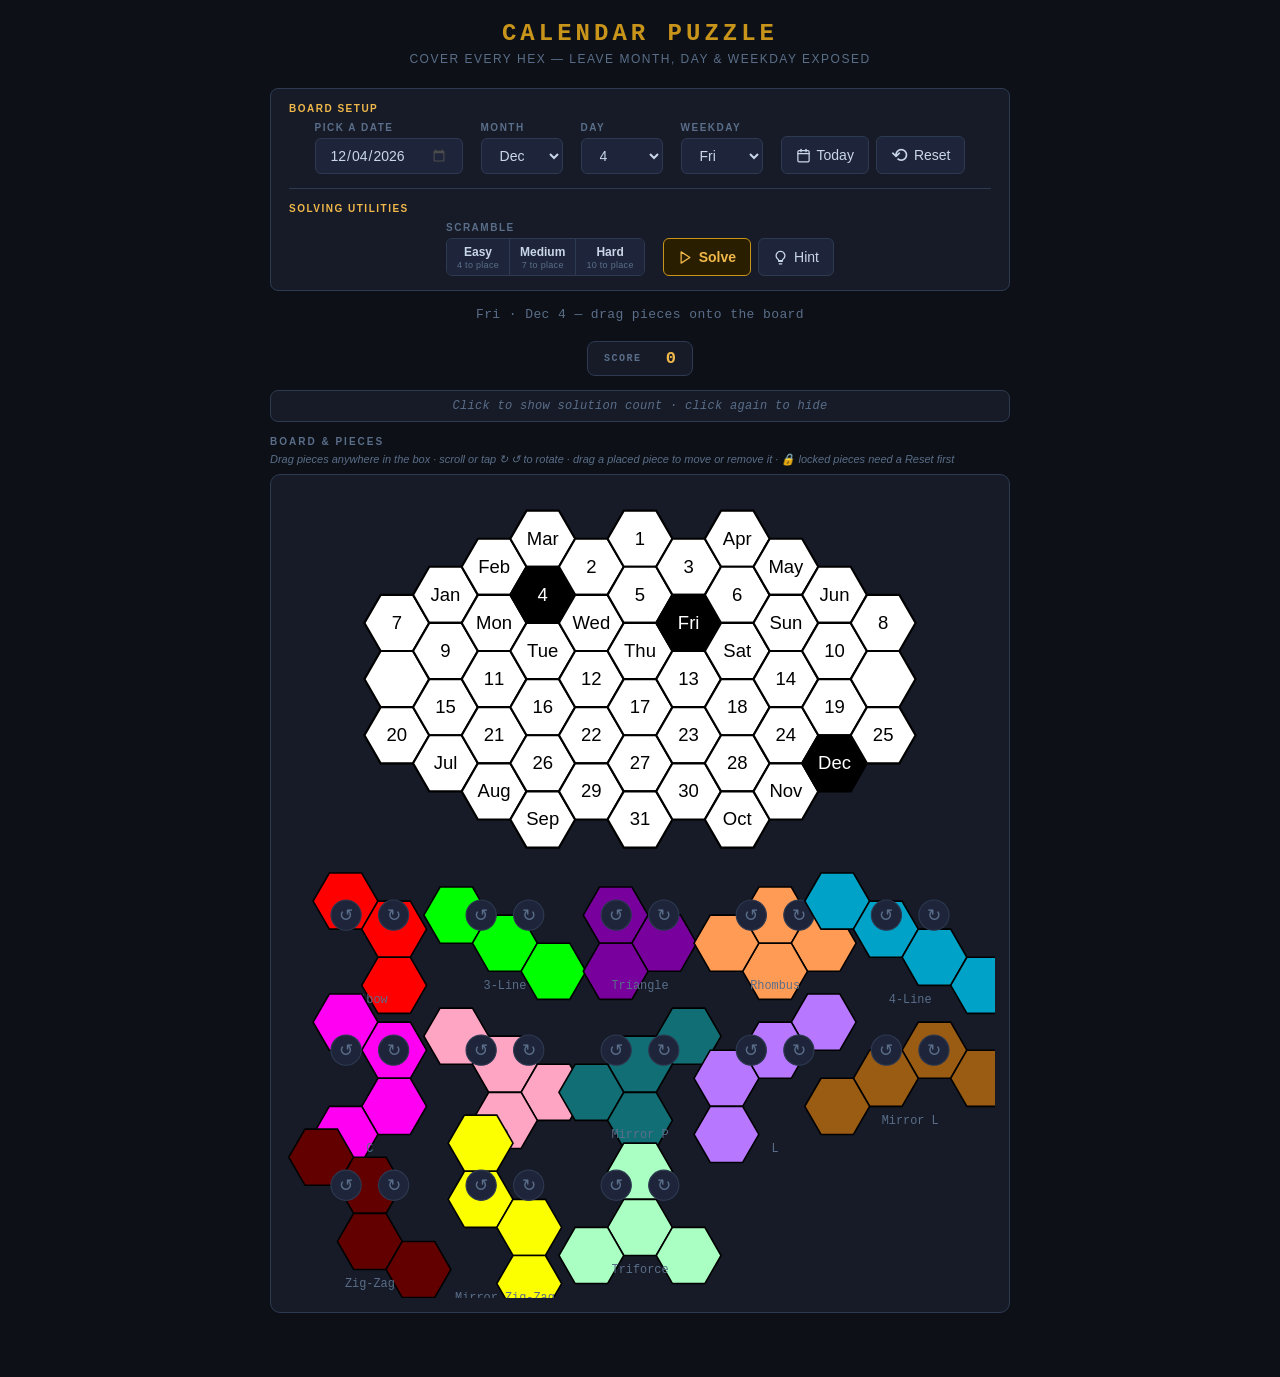
<file: index.html>
<!DOCTYPE html>
<html lang="en">
<head>
  <meta charset="UTF-8" />
  <meta name="viewport" content="width=device-width, initial-scale=1.0" />
  <title>Hex Calendar Puzzle</title>
  <style>
    *, *::before, *::after { box-sizing: border-box; margin: 0; padding: 0; }

    :root {
      --bg:         #0d1117;
      --surface:    #161b27;
      --surface2:   #1e253a;
      --border:     #2e3a52;
      --border-hi:  #4a5e80;
      --text:       #c9d6e8;
      --text-muted: #5a6e8a;
      --accent:     #c8941a;
      --accent-hi:  #f0b84a;
      --danger:     #e05555;
      --success:    #4caf50;
      --radius:     8px;
      --mono:       'Courier New', Courier, monospace;
      --ui:         -apple-system, BlinkMacSystemFont, 'Segoe UI', sans-serif;
    }

    body {
      font-family: var(--ui);
      background: var(--bg);
      color: var(--text);
      min-height: 100vh;
      display: flex;
      flex-direction: column;
      align-items: center;
      padding: 20px 16px 48px;
    }

    header { text-align: center; margin-bottom: 22px; }

    h1 {
      font-family: var(--mono);
      font-size: clamp(16px, 4vw, 24px);
      font-weight: 700;
      letter-spacing: 4px;
      text-transform: uppercase;
      color: var(--accent);
      margin-bottom: 5px;
    }

    .tagline {
      font-size: 12px;
      color: var(--text-muted);
      letter-spacing: 1.5px;
      text-transform: uppercase;
    }

    .controls {
      background: var(--surface);
      border: 1px solid var(--border);
      border-radius: var(--radius);
      padding: 14px 18px;
      display: flex;
      flex-direction: column;
      gap: 14px;
      margin-bottom: 16px;
      width: 100%;
      max-width: 740px;
    }

    .control-section-title {
      font-size: 10px;
      font-weight: 700;
      letter-spacing: 1.5px;
      text-transform: uppercase;
      color: var(--accent-hi);
      margin-bottom: 8px;
    }

    .control-section-row {
      display: flex;
      flex-wrap: wrap;
      gap: 10px 18px;
      align-items: flex-end;
      justify-content: center;
    }

    .control-divider {
      border: none;
      border-top: 1px solid var(--border);
      width: 100%;
      margin: 0;
    }

    .cg { display: flex; flex-direction: column; gap: 5px; }

    label {
      font-size: 10px;
      font-weight: 600;
      letter-spacing: 1.5px;
      text-transform: uppercase;
      color: var(--text-muted);
    }

    select {
      background: var(--surface2);
      border: 1px solid var(--border);
      border-radius: 6px;
      color: var(--text);
      font-size: 14px;
      font-family: var(--ui);
      padding: 8px 14px;
      cursor: pointer;
      outline: none;
      min-width: 82px;
      transition: border-color 0.15s;
      appearance: auto;
    }
    select:hover, select:focus { border-color: var(--border-hi); }

    input[type="date"] {
      background: var(--surface2);
      border: 1px solid var(--border);
      border-radius: 6px;
      color: var(--text);
      font-size: 14px;
      font-family: var(--ui);
      padding: 8px 14px;
      cursor: pointer;
      outline: none;
      min-width: 140px;
      transition: border-color 0.15s;
      color-scheme: dark;
    }
    input[type="date"]:hover, input[type="date"]:focus { border-color: var(--border-hi); }
    input[type="date"]::-webkit-calendar-picker-indicator {
      filter: invert(0.7);
      cursor: pointer;
    }

    .btn {
      display: inline-flex;
      align-items: center;
      justify-content: center;
      gap: 6px;
      background: var(--surface2);
      border: 1px solid var(--border);
      border-radius: 6px;
      color: var(--text);
      font-family: var(--ui);
      font-size: 14px;
      height: 38px;
      padding: 8px 14px;
      cursor: pointer;
      transition: background 0.15s, border-color 0.15s, transform 0.1s;
      white-space: nowrap;
    }
    .btn:hover { background: #252f47; border-color: var(--border-hi); }
    .btn:active { transform: scale(0.97); }
    .btn:disabled { opacity: 0.4; cursor: not-allowed; transform: none; }

    .btn.primary {
      background: #2a1e00;
      border-color: var(--accent);
      color: var(--accent-hi);
      font-weight: 600;
    }
    .btn.primary:hover { background: #3a2800; }

    .btn.btn-cancel {
      background: #3a1414;
      border-color: var(--danger);
      color: #ffb3b3;
      font-weight: 600;
    }
    .btn.btn-cancel:hover { background: #4a1a1a; }
    .btn.btn-cancel:disabled { opacity: 0.6; }

    .btn svg {
      width: 15px; height: 15px;
      stroke: currentColor; fill: none;
      stroke-width: 2; stroke-linecap: round; stroke-linejoin: round;
      flex-shrink: 0;
    }

    .btn-symbol { font-size: 20px; }

    .scramble-group {
      display: flex;
      border: 1px solid var(--border);
      border-radius: 6px;
      overflow: hidden;
      height: 38px;
    }
    .scramble-opt {
      flex: 1;
      display: flex;
      flex-direction: column;
      align-items: center;
      justify-content: center;
      gap: 1px;
      background: var(--surface2);
      border: none;
      border-right: 1px solid var(--border);
      color: var(--text);
      font-family: var(--ui);
      cursor: pointer;
      padding: 4px 10px;
      transition: background 0.15s, opacity 0.15s;
    }
    .scramble-opt:last-child { border-right: none; }
    .scramble-opt:hover { background: #252f47; }
    .scramble-opt:active { transform: scale(0.97); }
    .scramble-opt:disabled { opacity: 0.4; cursor: not-allowed; transform: none; }
    .scramble-opt .so-title {
      font-size: 12px;
      font-weight: 600;
    }
    .scramble-opt .so-sub {
      font-size: 9px;
      color: var(--text-muted);
      letter-spacing: 0.3px;
      white-space: nowrap;
    }

    @keyframes spin { to { transform: rotate(360deg); } }
    .spinner {
      display: none;
      width: 15px; height: 15px;
      border: 2px solid transparent;
      border-top-color: var(--accent-hi);
      border-radius: 50%;
      animation: spin 0.65s linear infinite;
    }

    #output {
      font-size: 13px;
      font-family: var(--mono);
      color: var(--text-muted);
      text-align: center;
      min-height: 20px;
      margin-bottom: 14px;
      letter-spacing: 0.4px;
      transition: color 0.2s;
    }
    #output.solved  { color: var(--success); font-weight: 700; }
    #output.error   { color: var(--danger); }
    #output.loading { color: var(--accent-hi); }

    .solution-info {
      display: flex;
      align-items: center;
      justify-content: center;
      gap: 8px;
      font-family: var(--mono);
      font-size: 12px;
      color: var(--text-muted);
      background: var(--surface);
      border: 1px solid var(--border);
      border-radius: var(--radius);
      padding: 8px 14px;
      margin-bottom: 14px;
      width: 100%;
      max-width: 740px;
      letter-spacing: 0.3px;
      transition: border-color 0.2s;
      cursor: pointer;
      user-select: none;
    }
    .solution-info:hover { border-color: var(--border-hi); }
    .solution-info .si-label {
      text-transform: uppercase;
      letter-spacing: 1px;
      font-size: 10px;
    }
    .solution-info .si-value {
      color: var(--accent-hi);
      font-weight: 700;
      font-size: 14px;
    }
    .solution-info .si-placeholder {
      font-style: italic;
    }
    .solution-info.zero { border-color: var(--danger); }
    .solution-info.zero .si-value { color: var(--danger); }
    .solution-info.capped .si-value { color: var(--accent-hi); }
    .solution-info.paused {
      opacity: 0.5;
      transition: opacity 0.15s;
    }

    /* ── merged board + tray box ─────────────────────────── */
    .puzzle-header {
      display: flex;
      align-items: center;
      justify-content: space-between;
      flex-wrap: wrap;
      gap: 6px 14px;
      width: 100%;
      max-width: 740px;
      margin-bottom: 8px;
    }

    .puzzle-title {
      font-size: 10px;
      font-weight: 600;
      letter-spacing: 2px;
      text-transform: uppercase;
      color: var(--text-muted);
    }

    .puzzle-hint {
      font-size: 11px;
      color: var(--text-muted);
      font-style: italic;
    }

    .puzzle-box {
      background: var(--surface);
      border: 1px solid var(--border);
      border-radius: 10px;
      padding: 14px;
      width: 100%;
      max-width: 740px;
      position: relative;
      transition: opacity 0.2s;
    }

    #board, #board * {
      touch-action: none;
    }

    #board {
      display: block;
      width: 100%;
      height: auto;
    }

    .piece-group { cursor: grab; touch-action: none; }
    .piece-group.dragging { cursor: grabbing; }
    .piece-group .rot-btn-bg { fill: var(--surface2); stroke: var(--border); }
    .piece-group .rot-btn-txt { fill: var(--text-muted); }
    .piece-group:hover .rot-btn-bg { stroke: var(--border-hi); }

    .drop-valid   { filter: drop-shadow(0 0 6px rgba(76,175,80,0.9)); }
    .drop-invalid { filter: drop-shadow(0 0 6px rgba(224,85,85,0.9)); }

    .locked-cell { cursor: not-allowed !important; }
    .locked-label { pointer-events: none; }

    /* Hint highlighting: marks the target cells on the board, and the tray
       piece that goes there — shows where, leaves placing it to the player. */
    .hint-cell { fill-opacity: 0.45; stroke-width: 5; pointer-events: none; }

    .piece-group.hint-target { filter: drop-shadow(0 0 8px #ffee58) drop-shadow(0 0 8px #ffee58); }

    .legend {
      margin-top: 16px;
      display: flex;
      flex-wrap: wrap;
      gap: 6px 12px;
      justify-content: center;
      max-width: 740px;
    }

    .li {
      display: flex;
      align-items: center;
      gap: 5px;
      font-size: 11px;
      color: var(--text-muted);
    }

    .sw {
      width: 13px; height: 13px;
      border-radius: 3px;
      border: 1px solid rgba(255,255,255,0.1);
      flex-shrink: 0;
    }

    .score-badge {
      display: inline-flex;
      align-items: center;
      gap: 9px;
      background: var(--surface);
      border: 1px solid var(--border);
      border-radius: var(--radius);
      padding: 7px 16px;
      margin-bottom: 14px;
      font-family: var(--mono);
      cursor: default;
      transition: border-color 0.2s;
    }
    .score-badge .score-label {
      font-size: 10px;
      font-weight: 700;
      letter-spacing: 1.5px;
      text-transform: uppercase;
      color: var(--text-muted);
    }
    .score-badge .score-value {
      font-size: 17px;
      font-weight: 700;
      color: var(--accent-hi);
      min-width: 1.5em;
      text-align: right;
    }
    .score-badge.negative { border-color: var(--danger); }
    .score-badge.negative .score-value { color: var(--danger); }
    .score-badge.pulse .score-value { animation: scorePulse 0.35s ease-out; }
    @keyframes scorePulse {
      0%   { transform: scale(1.35); }
      100% { transform: scale(1); }
    }

    /* ── win summary popup ───────────────────────────────── */
    .modal-overlay {
      display: none;
      position: fixed;
      inset: 0;
      background: rgba(5, 7, 12, 0.72);
      align-items: center;
      justify-content: center;
      z-index: 1000;
      padding: 20px;
    }
    .modal-overlay.show { display: flex; }
    .modal-box {
      background: var(--surface);
      border: 1px solid var(--border-hi);
      border-radius: 12px;
      padding: 28px 26px 22px;
      width: 100%;
      max-width: 360px;
      text-align: center;
      box-shadow: 0 20px 60px rgba(0,0,0,0.5);
      animation: modalPop 0.22s ease-out;
    }
    @keyframes modalPop {
      0%   { transform: scale(0.92); opacity: 0; }
      100% { transform: scale(1); opacity: 1; }
    }
    .modal-box h2 {
      font-family: var(--mono);
      font-size: 19px;
      color: var(--accent-hi);
      margin-bottom: 18px;
      letter-spacing: 0.5px;
    }
    .modal-rows {
      display: flex;
      flex-direction: column;
      gap: 10px;
      margin-bottom: 22px;
    }
    .modal-row {
      display: flex;
      align-items: baseline;
      justify-content: space-between;
      font-size: 13px;
      color: var(--text-muted);
      padding-bottom: 8px;
      border-bottom: 1px solid var(--border);
    }
    .modal-row:last-child { border-bottom: none; padding-bottom: 0; }
    .modal-row span:last-child {
      font-family: var(--mono);
      font-weight: 700;
      font-size: 16px;
      color: var(--text);
    }
    .modal-row.highlight span:last-child { color: var(--accent-hi); font-size: 20px; }
    .modal-row.perfect span:last-child { color: var(--success); }
    .modal-box .btn { width: 100%; }

    @media (max-width: 480px) {
      .controls { padding: 10px 12px; gap: 8px 12px; }
      select { font-size: 13px; padding: 6px 8px; min-width: 72px; }
      .btn { font-size: 12px; padding: 7px 10px; }
    }
  </style>
</head>
<body>

<header>
  <h1>Calendar Puzzle</h1>
  <p class="tagline">Cover every hex — leave month, day &amp; weekday exposed</p>
</header>

<div class="controls">
  <div class="control-section">
    <div class="control-section-title">Board Setup</div>
    <div class="control-section-row">
      <div class="cg">
        <label for="dateInput">Pick a date</label>
        <input type="date" id="dateInput">
      </div>
      <div class="cg">
        <label for="selMonth">Month</label>
        <select id="selMonth">
          <option>Jan</option><option>Feb</option><option>Mar</option>
          <option>Apr</option><option>May</option><option>Jun</option>
          <option>Jul</option><option>Aug</option><option>Sep</option>
          <option>Oct</option><option>Nov</option><option>Dec</option>
        </select>
      </div>
      <div class="cg">
        <label for="selDay">Day</label>
        <select id="selDay"></select>
      </div>
      <div class="cg">
        <label for="selWeekday">Weekday</label>
        <select id="selWeekday">
          <option>Sun</option><option>Mon</option><option>Tue</option>
          <option>Wed</option><option>Thu</option><option>Fri</option><option>Sat</option>
        </select>
      </div>
      <div class="cg" style="flex-direction:row;gap:7px;align-items:flex-end;">
        <button class="btn" id="todayBtn">
          <svg viewBox="0 0 24 24"><rect x="3" y="4" width="18" height="18" rx="2"/><line x1="3" y1="9" x2="21" y2="9"/><line x1="8" y1="2" x2="8" y2="6"/><line x1="16" y1="2" x2="16" y2="6"/></svg>
          Today
        </button>
        <button class="btn" id="resetBtn">
          <span class="btn-symbol">⟲</span>Reset
        </button>
      </div>
    </div>
  </div>

  <hr class="control-divider">

  <div class="control-section">
    <div class="control-section-title">Solving Utilities</div>
    <div class="control-section-row">
      <div class="cg">
        <label>Scramble</label>
        <div class="scramble-group" id="scrambleGroup">
          <button type="button" class="scramble-opt" id="scrambleEasy" data-n="9">
            <span class="so-title">Easy</span>
            <span class="so-sub">4 to place</span>
          </button>
          <button type="button" class="scramble-opt" id="scrambleMedium" data-n="6">
            <span class="so-title">Medium</span>
            <span class="so-sub">7 to place</span>
          </button>
          <button type="button" class="scramble-opt" id="scrambleHard" data-n="3">
            <span class="so-title">Hard</span>
            <span class="so-sub">10 to place</span>
          </button>
        </div>
      </div>
      <div class="cg" style="flex-direction:row;gap:7px;align-items:flex-end;">
        <button class="btn primary" id="solveButton">
          <span class="spinner" id="spinner"></span>
          <svg id="solveIcon" viewBox="0 0 24 24"><polygon points="5 3 19 12 5 21 5 3"/></svg>
          <span id="solveLabel">Solve</span>
        </button>
        <button class="btn" id="hintButton">
          <span class="spinner" id="hintSpinner"></span>
          <svg id="hintIcon" viewBox="0 0 24 24"><path d="M9 18h6"/><path d="M10 22h4"/><path d="M12 2a7 7 0 0 0-4 12.7c.6.5 1 1.2 1 2.05V17h6v-.25c0-.85.4-1.55 1-2.05A7 7 0 0 0 12 2z"/></svg>
          Hint
        </button>
      </div>
    </div>
  </div>
</div>

<div id="output">Choose a date above, then drag pieces or hit Solve</div>

<div class="score-badge" id="scoreBadge" title="10 pts per piece you place · -10 if you remove one · -5 per hint · +3 for each 3-tile piece placed before any 4-tile piece">
  <span class="score-label">Score</span>
  <span class="score-value" id="scoreValue">0</span>
</div>

<div class="solution-info" id="solutionInfo" role="button" tabindex="0" title="Click to reveal the solution count">
  <span class="si-placeholder" id="solutionPlaceholder">Click to show solution count · click again to hide</span>
  <span class="si-label">Possible solutions from here</span>
  <span class="si-value" id="solutionCountVal">–</span>
</div>

<div class="puzzle-header">
  <span class="puzzle-title">Board &amp; pieces</span>
  <span class="puzzle-hint">Drag pieces anywhere in the box · scroll or tap ↻ ↺ to rotate · drag a placed piece to move or remove it · 🔒 locked pieces need a Reset first</span>
</div>

<div class="puzzle-box" id="puzzleBox">
  <svg id="board" xmlns="http://www.w3.org/2000/svg"></svg>
</div>

<div class="legend" id="legend"></div>

<div class="modal-overlay" id="winOverlay">
  <div class="modal-box">
    <h2>🎉 Puzzle Solved!</h2>
    <div class="modal-rows">
      <div class="modal-row highlight">
        <span>Final score</span>
        <span id="winScore">0</span>
      </div>
      <div class="modal-row">
        <span>Hints used</span>
        <span id="winHints">0</span>
      </div>
      <div class="modal-row">
        <span>3-tile bonus earned</span>
        <span id="winBonus">0</span>
      </div>
      <div class="modal-row">
        <span>Max possible (this scramble, no hints)</span>
        <span id="winMax">0</span>
      </div>
    </div>
    <button class="btn primary" id="winCloseBtn">Nice!</button>
  </div>
</div>

<script>
"use strict";

const BOARD = [
    [  "7",    "",  "20",  null,  null,  null,  null,  null],
    ["Jan",   "9",  "15", "Jul",  null,  null,  null,  null],
    ["Feb", "Mon",  "11",  "21", "Aug",  null,  null,  null],
    ["Mar",   "4", "Tue",  "16",  "26", "Sep",  null,  null],
    [ null,   "2", "Wed",  "12",  "22",  "29",  null,  null],
    [ null,   "1",   "5", "Thu",  "17",  "27",  "31",  null],
    [ null,  null,   "3", "Fri",  "13",  "23",  "30",  null],
    [ null,  null, "Apr",   "6", "Sat",  "18",  "28", "Oct"],
    [ null,  null,  null, "May", "Sun",  "14",  "24", "Nov"],
    [ null,  null,  null,  null, "Jun",  "10",  "19", "Dec"],
    [ null,  null,  null,  null,  null,   "8",    "",  "25"],
];

function boardToSolution(board, targetMonth, targetDay, targetWeekday) {
    const rows = board.length;
    const cols = board[0].length;
    const solution = Array.from({length: rows}, () => Array(cols).fill(0));
    for (let r = 0; r < rows; r++) {
        for (let c = 0; c < cols; c++) {
            const val = board[r][c];
            if (val === null) {
                solution[r][c] = -1;
            } else if (val === targetMonth || val === targetDay || val === targetWeekday) {
                solution[r][c] = -2;
            }
        }
    }
    return solution;
}

const PIECES = {
             "Elbow": [[0,0], [1,0], [2,1]],
            "3-Line": [[0,0], [1,0], [2,0]],
          "Triangle": [[0,0], [1,0], [1,1]],
           "Rhombus": [[0,0], [1,0], [1,1], [0,1]],
            "4-Line": [[0,0], [1,0], [2,0], [3,0]],
                 "C": [[0,0], [1,0], [2,1], [2,2]],
                 "P": [[0,0], [1,0], [2,0], [2,1]],
          "Mirror P": [[0,0], [0,1], [0,2], [1,2]],
                 "L": [[0,0], [0,1], [0,2], [1,3]],
          "Mirror L": [[0,0], [0,1], [0,2], [1,0]],
           "Zig-Zag": [[0,0], [1,0], [2,1], [3,1]],
    "Mirror Zig-Zag": [[0,0], [1,1], [2,1], [3,2]],
          "Triforce": [[0,0], [1,1], [2,1], [1,2]]
};

function generateUniqueRotations(basePiece) {
    const rotations = [];
    const seen = new Set();
    let currentPiece = basePiece.map(c => [...c]);
    for (let i = 0; i < 6; i++) {
        const rotated = currentPiece.map(([x, y]) => [x - y, x]);
        const [x0, y0] = rotated[0];
        const anchored = rotated.map(([x, y]) => [x - x0, y - y0]);
        const minX = Math.min(...anchored.map(([x]) => x));
        const minY = Math.min(...anchored.map(([,y]) => y));
        const normalized = anchored.map(([x, y]) => [x - minX, y - minY]).sort();
        const key = JSON.stringify(normalized);
        if (!seen.has(key)) {
            seen.add(key);
            rotations.push(anchored);
        }
        currentPiece = rotated;
    }
    return rotations;
}

const PIECE_ROTATIONS = Object.fromEntries(
    Object.entries(PIECES).map(([name, coords]) => [name, generateUniqueRotations(coords)])
);

const NEIGHBOR_COORDS = [[-1,0], [1,0], [0,-1], [0,1], [1,1], [-1,-1]];

// Fisher–Yates shuffle into a new array — never mutates the input, since
// PIECE_ROTATIONS entries are shared global data reused across every solve.
function shuffledCopy(arr) {
    const a = arr.slice();
    for (let i = a.length - 1; i > 0; i--) {
        const j = Math.floor(Math.random() * (i + 1));
        [a[i], a[j]] = [a[j], a[i]];
    }
    return a;
}

class PuzzleSolver {
    constructor(board, targetMonth, targetDay, targetWeekday, fixedState = null) {
        this.board = board;
        this.targetMonth = targetMonth;
        this.targetDay = targetDay;
        this.targetWeekday = targetWeekday;
        this.rows = board.length;
        this.cols = board[0].length;
        this.solution = [];
        this.usedPieces = {};
        this.fixedState = fixedState; // pieces already on the board that must stay put
        // Randomize which piece/rotation/anchor candidatePlacements() tries
        // first, so Solve and Hint don't always land on the same solution
        // for a given fixed state. SolutionCounter (below) turns this back
        // off, since it just needs a correct total, not variety.
        this.randomizeOrder = true;
        this.solverSetup();
    }

    solverSetup() {
        this.solution = this.fixedState
            ? this.fixedState.map(row => row.slice())
            : boardToSolution(BOARD, this.targetMonth, this.targetDay, this.targetWeekday);
        this.usedPieces = Object.fromEntries(Object.entries(PIECES).map(([name]) => [name, false]));
        if (this.fixedState) {
            // Any piece already present in the fixed state is locked in: mark it
            // used so the solver treats those cells as filled and never tries to
            // place (or displace) that piece elsewhere.
            const placedColors = new Set();
            for (const row of this.solution) for (const v of row) if (v > 0) placedColors.add(v);
            PIECE_NAMES.forEach((name, i) => {
                if (placedColors.has(i + 1)) this.usedPieces[name] = true;
            });
        }
    }

    hasUnfillableHoles() {
        const visited = Array.from({length: this.rows}, () => Array(this.cols).fill(false));
        for (let r = 0; r < this.rows; r++) {
            for (let c = 0; c < this.cols; c++) {
                if (this.solution[r][c] !== 0 || visited[r][c]) continue;
                let size = 0;
                const queue = [[r, c]];
                visited[r][c] = true;
                while (queue.length) {
                    const [cr, cc] = queue.shift();
                    size++;
                    for (const [dr, dc] of NEIGHBOR_COORDS) {
                        const nr = cr + dr, nc = cc + dc;
                        if (nr >= 0 && nr < this.rows && nc >= 0 && nc < this.cols &&
                            this.solution[nr][nc] === 0 && !visited[nr][nc]) {
                            visited[nr][nc] = true;
                            queue.push([nr, nc]);
                        }
                    }
                }
                // Piece sizes are 3 (×3) and 4 (×10). A connected empty region can
                // only ever be filled if its size is some non-negative combination
                // of 3s and 4s — impossible sizes are exactly 1, 2, and 5 (the
                // Frobenius/"coin problem" gaps for denominations 3 and 4; every
                // integer above 5, including 7 = 3+4, is representable). This is a
                // fast necessary-condition prune, not a full fit/shape check —
                // hasUnfillableHoles() catches only clearly-dead branches early;
                // the real placement search still verifies everything else.
                if ([1, 2, 5].includes(size)) return true;
            }
        }
        return false;
    }

    // First still-empty board cell, in reading order, or null if the board
    // is completely filled.
    findFirstEmptyCell() {
        for (let r = 0; r < this.rows; r++)
            for (let c = 0; c < this.cols; c++)
                if (this.solution[r][c] === 0) return [r, c];
        return null;
    }

    // Every way an unused piece (in some rotation, anchored at some cell of
    // itself) can be placed so that it covers the given target cell without
    // overlapping a filled cell or running off the board. Shared by both
    // PuzzleSolver (stop at the first full solution) and SolutionCounter
    // (keep going and tally every solution) so the placement-generation
    // logic itself only lives in one place.
    *candidatePlacements(rTarget, cTarget) {
        let pieceOrder = PIECE_NAMES.map((name, idx) => [idx, name]);
        if (this.randomizeOrder) pieceOrder = shuffledCopy(pieceOrder);

        for (const [idx, name] of pieceOrder) {
            if (this.usedPieces[name]) continue;
            const orientations = this.randomizeOrder ? shuffledCopy(PIECE_ROTATIONS[name]) : PIECE_ROTATIONS[name];
            for (const orientation of orientations) {
                const pivots = this.randomizeOrder ? shuffledCopy(orientation) : orientation;
                for (const [rPivot, cPivot] of pivots) {
                    const placed = [];
                    let canPlace = true;
                    for (const [dx, dy] of orientation) {
                        const nr = rTarget + dx - rPivot;
                        const nc = cTarget + dy - cPivot;
                        if (nr >= 0 && nr < this.rows && nc >= 0 && nc < this.cols &&
                            this.solution[nr][nc] === 0) {
                            placed.push([nr, nc]);
                        } else {
                            canPlace = false;
                            break;
                        }
                    }
                    if (canPlace) yield { idx, name, placed };
                }
            }
        }
    }

    solve() {
        if (this.hasUnfillableHoles()) return false;
        const target = this.findFirstEmptyCell();
        if (!target) return true;
        const [rTarget, cTarget] = target;
        for (const { idx, name, placed } of this.candidatePlacements(rTarget, cTarget)) {
            for (const [pr, pc] of placed) this.solution[pr][pc] = idx + 1;
            this.usedPieces[name] = true;
            if (this.solve()) return true;
            this.usedPieces[name] = false;
            for (const [pr, pc] of placed) this.solution[pr][pc] = 0;
        }
        return false;
    }
}

function solveCalendar(month, day, weekday, fixedState = null) {
    const solver = new PuzzleSolver(BOARD, month, day, weekday, fixedState);
    return { solved: solver.solve(), solution: solver.solution };
}

/* ═══════════════════════════════════════════════════════════
   Solution counting — extends PuzzleSolver and reuses all of its
   setup (solverSetup), pruning (hasUnfillableHoles), and placement
   enumeration (candidatePlacements/findFirstEmptyCell). Only
   solve() itself is overridden, since counting needs genuinely
   different termination behavior: instead of stopping at the
   first full solution, it keeps going and tallies every way the
   remaining empty cells could be filled from here. Exhaustive
   counting on a mostly-empty board can explore an enormous search
   tree, so this is bounded by both a result cap and a wall-clock
   time budget; once either is hit it reports a lower bound
   instead of hanging the tab.
═══════════════════════════════════════════════════════════ */
class SolutionCounter extends PuzzleSolver {
    constructor(board, targetMonth, targetDay, targetWeekday, fixedState, cap, timeBudgetMs) {
        super(board, targetMonth, targetDay, targetWeekday, fixedState);
        // Counting needs an exhaustive, reproducible traversal — not variety —
        // so turn PuzzleSolver's randomized ordering back off.
        this.randomizeOrder = false;
        this.count = 0;
        this.nodes = 0;
        this.cap = cap;
        this.timeBudgetMs = timeBudgetMs;
        this.startTime = Date.now();
        this.timedOut = false;
    }

    solve() {
        this.nodes++;
        // Only check the clock every so often — Date.now() on every node
        // would itself slow the search down.
        if ((this.nodes & 0xFFF) === 0 && Date.now() - this.startTime > this.timeBudgetMs) {
            this.timedOut = true;
            return;
        }
        if (this.timedOut || this.count >= this.cap) return;
        if (this.hasUnfillableHoles()) return;

        const target = this.findFirstEmptyCell();
        if (!target) { this.count++; return; }

        const [rTarget, cTarget] = target;
        for (const { idx, name, placed } of this.candidatePlacements(rTarget, cTarget)) {
            for (const [pr, pc] of placed) this.solution[pr][pc] = idx + 1;
            this.usedPieces[name] = true;
            this.solve();
            this.usedPieces[name] = false;
            for (const [pr, pc] of placed) this.solution[pr][pc] = 0;
            if (this.timedOut || this.count >= this.cap) return;
        }
    }
}

const SOLUTION_COUNT_CAP = 100;
const SOLUTION_COUNT_TIME_BUDGET_MS = 1000;

function countSolutionsFromState(month, day, weekday, fixedState) {
    const counter = new SolutionCounter(
        BOARD, month, day, weekday, fixedState,
        SOLUTION_COUNT_CAP, SOLUTION_COUNT_TIME_BUDGET_MS
    );
    counter.solve();
    return {
        count: counter.count,
        capped: counter.count >= SOLUTION_COUNT_CAP,
        timedOut: counter.timedOut
    };
}

// Recomputing is deferred (rAF + setTimeout) so it never blocks the redraw
// or drag flow that triggered it, and a token guards against an older,
// slower count overwriting a newer board state's result if two updates
// get scheduled back-to-back.
let solutionCountToken = 0;

// Whether the player has chosen to hide the solution count (a spoiler for
// the puzzle's difficulty). We still keep computing it in the background so
// it's ready instantly the moment they reveal it again.
let solutionCountHidden = true; // collapsed by default
let lastSolutionResult = null;

// Shows/hides the placeholder vs. the actual label+value based purely on
// the current hidden preference — 0 solutions is treated the same as any
// other count, so the player can only find out by choosing to reveal it.
// The red/orange border styling is likewise only applied while expanded —
// a collapsed div should look neutral, not give away a dead end via color.
function updateSolutionInfoDisplay() {
    const wrap = document.getElementById("solutionInfo");
    const placeholder = document.getElementById("solutionPlaceholder");
    const label = wrap ? wrap.querySelector(".si-label") : null;
    const valEl = document.getElementById("solutionCountVal");
    if (!wrap || !placeholder || !label || !valEl) return;

    const expanded = !solutionCountHidden;

    placeholder.style.display = expanded ? "none" : "inline";
    label.style.display = expanded ? "inline" : "none";
    valEl.style.display = expanded ? "inline" : "none";
    wrap.title = solutionCountHidden ? "Click to reveal the solution count" : "Click to hide the solution count";

    wrap.classList.remove("zero", "capped");
    if (expanded && lastSolutionResult) {
        const { count, capped, timedOut } = lastSolutionResult;
        if (count === 0) wrap.classList.add("zero");
        else if (capped || timedOut) wrap.classList.add("capped");
    }
}

function toggleSolutionCountHidden() {
    solutionCountHidden = !solutionCountHidden;
    updateSolutionInfoDisplay();
}

function scheduleSolutionCount() {
    // While a piece is picked up, the board is mid-move and not a state worth
    // spending a search on — skip entirely and leave the last known count
    // showing (dimmed via the "paused" class) until the piece is dropped.
    if (isHoldingPiece) return;

    const token = ++solutionCountToken;
    const wrap = document.getElementById("solutionInfo");
    const valEl = document.getElementById("solutionCountVal");
    if (wrap && valEl) {
        wrap.classList.remove("zero", "capped");
        valEl.textContent = "counting…";
    }
    requestAnimationFrame(() => setTimeout(() => {
        if (token !== solutionCountToken) return; // superseded by a newer board state
        const m = selMonth.value, d = selDay.value, w = selWeekday.value;
        const fixedState = manualState.map(row => row.slice());
        const result = countSolutionsFromState(m, d, w, fixedState);
        if (token !== solutionCountToken) return;
        renderSolutionCount(result);
    }, 20));
}

function renderSolutionCount(result) {
    lastSolutionResult = result;
    const valEl = document.getElementById("solutionCountVal");
    if (!valEl) return;

    const { count, capped, timedOut } = result;
    if (count === 0) {
        valEl.textContent = "0 — no solution from here";
    } else if (capped) {
        valEl.textContent = `${SOLUTION_COUNT_CAP}+`;
    } else if (timedOut) {
        valEl.textContent = `${count}+ (still counting…)`;
    } else {
        valEl.textContent = `${count}`;
    }
    updateSolutionInfoDisplay();
}

(() => {
    const wrap = document.getElementById("solutionInfo");
    if (!wrap) return;
    wrap.addEventListener("click", toggleSolutionCountHidden);
    wrap.addEventListener("keydown", e => {
        if (e.key === "Enter" || e.key === " ") { e.preventDefault(); toggleSolutionCountHidden(); }
    });
    updateSolutionInfoDisplay();
})();

const COLORS = {
    "-2": "#000000", "-1": "none", "0": "#ffffff",
     "1": "#ff0000",  "2": "#00ff00",  "3": "#78009D",
     "4": "#ff9b54",  "5": "#00a3c7",  "6": "#ff00f2",
     "7": "#ffa5c4",  "8": "#126E75",  "9": "#b778ff",
    "10": "#9A5B12", "11": "#620000", "12": "#FBFF00", "13": "#aaffc3",
};

const HEX_RADIUS = 30;

function hexPoints(cx, cy) {
    const points = [];
    for (let i = 0; i < 6; i++) {
        const ang = (Math.PI / 180) * (60 * i);
        points.push(`${cx + HEX_RADIUS * Math.cos(ang)},${cy + HEX_RADIUS * Math.sin(ang)}`);
    }
    return points.join(" ");
}

// boardToPixel(row, col): row drives x-axis, col drives y-axis (with shear)
// x = 1.5 * R * row
// y = sqrt(3) * R * (col - row/2)
function boardToPixel(row, col) {
    return [
        1.5 * HEX_RADIUS * row,
        Math.sqrt(3) * HEX_RADIUS * (col - row / 2)
    ];
}

function makeSVG(tag) {
    return document.createElementNS("http://www.w3.org/2000/svg", tag);
}

/* ═══════════════════════════════════════════════════════════
   Merged board + tray layout
   The whole SVG is one shared coordinate space: the calendar
   grid occupies the top region, and the open "tray" region
   below it is free space where loose pieces can be dropped
   anywhere.
═══════════════════════════════════════════════════════════ */
const PIECE_NAMES = Object.keys(PIECES);

function computeLayout() {
    // Natural (unshifted) board bounding box, using the raw boardToPixel formula.
    let minX = Infinity, maxX = -Infinity, minY = Infinity, maxY = -Infinity;
    for (let r = 0; r < BOARD.length; r++) {
        for (let c = 0; c < BOARD[r].length; c++) {
            if (BOARD[r][c] === null) continue;
            const [x, y] = boardToPixel(r, c);
            minX = Math.min(minX, x - HEX_RADIUS);
            maxX = Math.max(maxX, x + HEX_RADIUS);
            minY = Math.min(minY, y - HEX_RADIUS);
            maxY = Math.max(maxY, y + HEX_RADIUS);
        }
    }
    const boardW = maxX - minX, boardH = maxY - minY;
    const trayCols = 5;
    const slot = 125;
    const trayRows = Math.ceil(PIECE_NAMES.length / trayCols);
    const trayW = trayCols * slot;
    const trayH = trayRows * slot;
    const gap = 22;
    const pad = 16;
    const totalW = Math.max(boardW, trayW);
    const totalH = boardH + gap + trayH;

    // BOARD_ORIGIN maps raw boardToPixel(row,col) output into world space,
    // shifted so the board is horizontally centered within totalW and
    // top-aligned at world y = 0.
    const boardOrigin = {
        x: (totalW - boardW) / 2 - minX,
        y: -minY
    };

    // The tray sits below the board, centered within totalW.
    const trayX0 = (totalW - trayW) / 2;
    const trayY0 = boardH + gap;

    return {
        boardOrigin,
        boardMinX: (totalW - boardW) / 2, boardMaxX: (totalW - boardW) / 2 + boardW,
        boardMinY: 0, boardMaxY: boardH,
        trayX0, trayY0, trayCols, trayRows, slot,
        viewX: -pad, viewY: -pad,
        viewW: totalW + pad * 2, viewH: totalH + pad * 2
    };
}

const LAYOUT = computeLayout();
const BOARD_ORIGIN = LAYOUT.boardOrigin;


function initSVG() {
    const svg = document.getElementById("board");
    svg.innerHTML = "";
    svg.setAttribute("viewBox", `${LAYOUT.viewX} ${LAYOUT.viewY} ${LAYOUT.viewW} ${LAYOUT.viewH}`);

    // Diagonal-hatch pattern overlaid on locked (scrambled) pieces so they
    // read as "not draggable" at a glance, independent of piece color.
    const defs = makeSVG("defs");
    const pattern = makeSVG("pattern");
    pattern.setAttribute("id", "lockHatch");
    pattern.setAttribute("width", "7");
    pattern.setAttribute("height", "7");
    pattern.setAttribute("patternUnits", "userSpaceOnUse");
    pattern.setAttribute("patternTransform", "rotate(45)");
    const hatchLine = makeSVG("line");
    hatchLine.setAttribute("x1", "0"); hatchLine.setAttribute("y1", "0");
    hatchLine.setAttribute("x2", "0"); hatchLine.setAttribute("y2", "7");
    hatchLine.setAttribute("stroke", "rgba(13,17,23,0.6)");
    hatchLine.setAttribute("stroke-width", "3.5");
    pattern.appendChild(hatchLine);
    defs.appendChild(pattern);
    svg.appendChild(defs);

    const boardLayer = makeSVG("g");
    boardLayer.id = "boardLayer";
    svg.appendChild(boardLayer);
    const freeLayer = makeSVG("g");
    freeLayer.id = "freeLayer";
    svg.appendChild(freeLayer);
    const hintLayer = makeSVG("g");
    hintLayer.id = "hintLayer";
    hintLayer.style.pointerEvents = "none";
    svg.appendChild(hintLayer);
}

function drawBoard(board) {
    // The board's real state is changing, so any earlier hint is now stale —
    // clear it rather than leaving a highlight pointing at an outdated target.
    hintedPieceIdx = -1;
    const hintLayer = document.getElementById("hintLayer");
    if (hintLayer) hintLayer.innerHTML = "";

    const layer = document.getElementById("boardLayer");
    layer.innerHTML = "";
    const lockedCentroids = {}; // colorIdx -> {sx, sy, n}

    for (let row = 0; row < board.length; row++) {
        for (let col = 0; col < board[row].length; col++) {
            const cell = board[row][col];
            if (cell === -1) continue;

            const [rawX, rawY] = boardToPixel(row, col);
            const x = rawX + BOARD_ORIGIN.x, y = rawY + BOARD_ORIGIN.y;
            const isLocked = cell > 0 && pieceStates[cell - 1] && pieceStates[cell - 1].locked;

            const poly = makeSVG("polygon");
            poly.setAttribute("points", hexPoints(x, y));
            poly.setAttribute("fill", COLORS[cell]);
            poly.setAttribute("stroke", "black");
            poly.setAttribute("stroke-width", "2");
            if (cell > 0) {
                if (isLocked) {
                    // Locked pieces (placed by Scramble) can't be picked up —
                    // no drag listeners — and are visually flagged with a
                    // dashed outline plus a hatch overlay below.
                    poly.setAttribute("class", "locked-cell");
                    poly.setAttribute("stroke-dasharray", "3,2.5");
                } else {
                    poly.style.cursor = "grab";
                    poly.dataset.row = row;
                    poly.dataset.col = col;
                    poly.addEventListener("pointerdown", onBoardPieceDragStart, {passive: false});
                    poly.addEventListener("touchstart", blockNativeTouchScroll, {passive: false});
                }
            }
            layer.appendChild(poly);

            if (isLocked) {
                const hatch = makeSVG("polygon");
                hatch.setAttribute("points", hexPoints(x, y));
                hatch.setAttribute("fill", "url(#lockHatch)");
                hatch.setAttribute("stroke", "none");
                hatch.setAttribute("class", "locked-label");
                layer.appendChild(hatch);

                const acc = (lockedCentroids[cell] = lockedCentroids[cell] || { sx: 0, sy: 0, n: 0 });
                acc.sx += x; acc.sy += y; acc.n++;
            }

            const text = makeSVG("text");
            text.setAttribute("x", x);
            text.setAttribute("y", y);
            text.setAttribute("text-anchor", "middle");
            text.setAttribute("dominant-baseline", "middle");
            text.setAttribute("dy", "0.05em");
            text.setAttribute("font-size", String(HEX_RADIUS / 1.75));
            text.setAttribute("font-family", "Arial");
            text.setAttribute("fill", cell === -2 ? "white" : "black");
            text.textContent = BOARD[row][col];
            if (cell > 0) {
                if (isLocked) {
                    text.setAttribute("class", "locked-label");
                } else {
                    text.style.cursor = "grab";
                    text.dataset.row = row;
                    text.dataset.col = col;
                    text.addEventListener("pointerdown", onBoardPieceDragStart, {passive: false});
                    text.addEventListener("touchstart", blockNativeTouchScroll, {passive: false});
                }
            }
            layer.appendChild(text);
        }
    }

    // One small lock badge per locked piece, centered over all of its cells.
    Object.values(lockedCentroids).forEach(({ sx, sy, n }) => {
        const cx = sx / n, cy = sy / n;
        const badge = makeSVG("g");
        badge.setAttribute("class", "locked-label");
        const bg = makeSVG("circle");
        bg.setAttribute("cx", cx); bg.setAttribute("cy", cy);
        bg.setAttribute("r", String(HEX_RADIUS * 0.4));
        bg.setAttribute("fill", "rgba(13,17,23,0.8)");
        bg.setAttribute("stroke", "white");
        bg.setAttribute("stroke-width", "1");
        badge.appendChild(bg);
        const glyph = makeSVG("text");
        glyph.setAttribute("x", cx); glyph.setAttribute("y", cy);
        glyph.setAttribute("text-anchor", "middle");
        glyph.setAttribute("dominant-baseline", "middle");
        glyph.setAttribute("dy", "0.05em");
        glyph.setAttribute("font-size", String(HEX_RADIUS * 0.5));
        glyph.textContent = "🔒";
        badge.appendChild(glyph);
        layer.appendChild(badge);
    });
}

/* ═══════════════════════════════════════════════════════════
   Manual play state
═══════════════════════════════════════════════════════════ */
const MONTHS = ["Jan","Feb","Mar","Apr","May","Jun","Jul","Aug","Sep","Oct","Nov","Dec"];
const WEEKDAYS = ["Sun","Mon","Tue","Wed","Thu","Fri","Sat"];

let manualState = [];
let pieceStates = [];
let isAutoSolved = false;
let hintedPieceIdx = -1; // which tray piece (if any) the Hint button is pointing at

/* ═══════════════════════════════════════════════════════════
   Scoring
   +10 for every piece the user drags into place, -10 whenever
   a placed piece is pulled back off the board, -5 per hint
   given. Score resets to zero on Scramble or Reset. Pieces
   placed automatically (Scramble locks, full Solve) never
   affect score — only the player's own placements do.

   Bonus: +3 for every 3-tile piece placed before any 4-tile
   piece has been played. "Played" is a one-way flag — once a
   4-tile piece has gone onto the board, no later 3-tile
   placement qualifies, even if that 4-tile piece is later
   picked back up. And the +3 itself only sticks for as long as
   that particular 3-tile piece stays on the board: pulling a
   bonus-earning piece back off revokes its +3 immediately, so
   there's no way to bank the bonus and then rearrange freely.
═══════════════════════════════════════════════════════════ */
const PIECE_SIZES = PIECE_NAMES.map(name => PIECES[name].length);

let score = 0;
let hintsUsed = 0;
let bonusEarned = 0;
let fourTilePlayed = false; // one-way: true forever once a 4-tile piece is placed
let maxPossibleScore = PIECE_NAMES.length * 10;
let puzzleCompletedAnnounced = false;

const scoreBadgeEl = document.getElementById("scoreBadge");
const scoreValueEl = document.getElementById("scoreValue");

function updateScoreDisplay() {
    scoreValueEl.textContent = String(score);
    scoreBadgeEl.classList.toggle("negative", score < 0);
    scoreBadgeEl.classList.remove("pulse");
    void scoreBadgeEl.offsetWidth; // restart the pulse animation each time
    scoreBadgeEl.classList.add("pulse");
}

function addScore(delta) {
    score += delta;
    updateScoreDisplay();
}

function resetScore() {
    score = 0;
    hintsUsed = 0;
    bonusEarned = 0;
    fourTilePlayed = false;
    updateScoreDisplay();
}

// Called right after a piece the player dragged themselves lands on the
// board — awards/tracks the 3-tile-before-any-4-tile bonus for that piece.
function registerPiecePlacementBonus(pieceIdx) {
    const ps = pieceStates[pieceIdx];
    if (PIECE_SIZES[pieceIdx] === 3) {
        if (!fourTilePlayed) {
            addScore(3);
            bonusEarned += 3;
            ps.bonusAwarded = true;
        } else {
            ps.bonusAwarded = false;
        }
    } else {
        fourTilePlayed = true;
        ps.bonusAwarded = false;
    }
}

// Called when a piece is pulled back off the board — revokes its bonus if
// it was currently holding one, so removing a piece can never keep the
// points from a bonus that no longer reflects the board's real state.
function revokePieceBonusIfAny(pieceIdx) {
    const ps = pieceStates[pieceIdx];
    if (ps.bonusAwarded) {
        addScore(-3);
        bonusEarned -= 3;
        ps.bonusAwarded = false;
    }
}

// The max achievable score depends on how many pieces are actually left for
// the player to place — locked (scrambled-in) pieces don't count — plus
// whatever 3-tile bonus is still achievable. If a 4-tile piece is already
// locked onto the board by a scramble, no bonus is achievable at all.
function updateMaxPossibleScore() {
    const unplacedIdx = pieceStates.map((_, i) => i).filter(i => !pieceStates[i].locked);
    const base = unplacedIdx.length * 10;
    const fourAlreadyLocked = pieceStates.some((ps, i) => ps.locked && PIECE_SIZES[i] === 4);
    const bonus = fourAlreadyLocked ? 0 : unplacedIdx.filter(i => PIECE_SIZES[i] === 3).length * 3;
    maxPossibleScore = base + bonus;
}

function showWinPopup() {
    if (puzzleCompletedAnnounced) return;
    puzzleCompletedAnnounced = true;
    document.getElementById("winScore").textContent = String(score);
    document.getElementById("winHints").textContent = String(hintsUsed);
    document.getElementById("winBonus").textContent = String(bonusEarned);
    document.getElementById("winMax").textContent = String(maxPossibleScore);
    const maxRow = document.getElementById("winMax").closest(".modal-row");
    maxRow.classList.toggle("perfect", hintsUsed === 0 && score === maxPossibleScore);
    document.getElementById("winOverlay").classList.add("show");
}

document.getElementById("winCloseBtn").addEventListener("click", () => {
    document.getElementById("winOverlay").classList.remove("show");
});

function getPieceCells(pieceIdx, rotIdx) {
    const name = PIECE_NAMES[pieceIdx];
    const rots = PIECE_ROTATIONS[name];
    return rots[rotIdx % rots.length];
}

function initManualState(hardReset = false) {
    const m = selMonth.value, d = selDay.value, w = selWeekday.value;
    manualState = boardToSolution(BOARD, m, d, w);
    // Preserve free (x,y) positions across date changes where possible, else assign
    // defaults — unless hardReset is requested, in which case every piece goes back
    // to its original tray slot regardless of where it was before.
    pieceStates = PIECE_NAMES.map((_, i) => ({
        rotIdx: (!hardReset && pieceStates[i]) ? pieceStates[i].rotIdx : 0,
        placed: false,
        locked: false,
        bonusAwarded: false,
        x: (!hardReset && pieceStates[i]) ? pieceStates[i].x : undefined,
        y: (!hardReset && pieceStates[i]) ? pieceStates[i].y : undefined
    }));
    isAutoSolved = false;
    puzzleCompletedAnnounced = false;
    updateMaxPossibleScore();
}

function redrawBoard() { drawBoard(manualState); scheduleSolutionCount(); }

function removePieceFromBoard(pieceIdx) {
    const ps = pieceStates[pieceIdx];
    if (!ps.placed) return false;
    const cells = getPieceCells(pieceIdx, ps.rotIdx);
    const coords = cells.map(([dr, dc]) => [ps.anchorRow + dr, ps.anchorCol + dc]);
    const colorIdx = pieceIdx + 1;
    for (const [r, c] of coords) {
        if (manualState[r] && manualState[r][c] === colorIdx) manualState[r][c] = 0;
    }
    ps.placed = false;
    return true;
}

// Picking up a piece that's already snapped onto the board: detach it from
// the board (without visually moving it) and hand off straight into the
// normal free-drag flow, so it can be dropped on a new cell or out in the
// open box.
function onBoardPieceDragStart(e) {
    e.preventDefault();
    e.stopPropagation(); // never let a piece touch fall through to board pan/zoom
    if (dragPieceIdx >= 0) return; // a drag is already in progress on another finger
    const r = parseInt(e.target.dataset.row);
    const c = parseInt(e.target.dataset.col);
    if (isNaN(r) || isNaN(c)) return;
    const colorIdx = manualState[r][c];
    if (colorIdx <= 0) return;
    const pieceIdx = colorIdx - 1;
    const ps = pieceStates[pieceIdx];
    setHoldingPiece(true);

    // Compute the piece's current world position (matches where it's drawn
    // on the board right now) so it doesn't jump when it becomes "free".
    const b = pieceLocalBounds(pieceIdx, ps.rotIdx);
    const [rawAnchorX, rawAnchorY] = boardToPixel(ps.anchorRow, ps.anchorCol);
    const anchorWorldX = rawAnchorX + BOARD_ORIGIN.x, anchorWorldY = rawAnchorY + BOARD_ORIGIN.y;
    ps.x = anchorWorldX - b.pts[0][0] + b.cx;
    ps.y = anchorWorldY - b.pts[0][1] + b.cy;

    removePieceFromBoard(pieceIdx);
    addScore(-10);
    revokePieceBonusIfAny(pieceIdx);
    redrawBoard();
    renderFreePieces();

    const [cx, cy] = getClientXY(e);
    beginDrag(pieceIdx, cx, cy, e.pointerId, e.target);
}

function tryPlacePiece(pieceIdx, cells, anchorRow, anchorCol) {
    const colorIdx = pieceIdx + 1;
    const coords = cells.map(([dr, dc]) => [anchorRow + dr, anchorCol + dc]);
    for (const [r, c] of coords) {
        if (r < 0 || r >= manualState.length || c < 0 || c >= manualState[0].length) return false;
        if (manualState[r][c] !== 0) return false;
    }
    for (const [r, c] of coords) manualState[r][c] = colorIdx;
    const ps = pieceStates[pieceIdx];
    ps.placed = true;
    ps.anchorRow = anchorRow;
    ps.anchorCol = anchorCol;
    return true;
}

function checkWin() {
    for (let r = 0; r < manualState.length; r++)
        for (let c = 0; c < manualState[r].length; c++)
            if (manualState[r][c] === 0) return false;
    return true;
}

/* ═══════════════════════════════════════════════════════════
   Free piece rendering (loose pieces anywhere in the box)
═══════════════════════════════════════════════════════════ */
function pieceLocalBounds(pieceIdx, rotIdx) {
    const cells = getPieceCells(pieceIdx, rotIdx);
    const pts = cells.map(([r, c]) => boardToPixel(r, c));
    const minX = Math.min(...pts.map(p => p[0]));
    const maxX = Math.max(...pts.map(p => p[0]));
    const minY = Math.min(...pts.map(p => p[1]));
    const maxY = Math.max(...pts.map(p => p[1]));
    return { cells, pts, minX, maxX, minY, maxY, cx: (minX + maxX) / 2, cy: (minY + maxY) / 2 };
}

function buildPieceGroup(pieceIdx, centerX, centerY) {
    const ps = pieceStates[pieceIdx];
    const color = COLORS[String(pieceIdx + 1)];
    const b = pieceLocalBounds(pieceIdx, ps.rotIdx);

    const g = makeSVG("g");
    g.setAttribute("class", pieceIdx === hintedPieceIdx ? "piece-group hint-target" : "piece-group");
    g.setAttribute("transform", `translate(${centerX - b.cx},${centerY - b.cy})`);
    g.dataset.pieceIdx = String(pieceIdx);

    b.pts.forEach(([x, y]) => {
        const poly = makeSVG("polygon");
        poly.setAttribute("points", hexPoints(x, y));
        poly.setAttribute("fill", color);
        poly.setAttribute("stroke", "black");
        poly.setAttribute("stroke-width", "1.5");
        g.appendChild(poly);
    });

    const label = makeSVG("text");
    label.setAttribute("x", b.cx);
    label.setAttribute("y", b.maxY + 16);
    label.setAttribute("text-anchor", "middle");
    label.setAttribute("font-size", "11");
    label.setAttribute("font-family", "monospace");
    label.setAttribute("fill", "#5a6e8a");
    label.style.pointerEvents = "none";
    label.textContent = PIECE_NAMES[pieceIdx];
    g.appendChild(label);

    const ROT_BTN_R = 14;      // was 9 — bigger, easier to tap on mobile
    const ROT_BTN_GAP = 22;    // horizontal spread between the two buttons
    const ROT_BTN_RISE = 26;   // how far above the centroid the buttons sit
    const btnY = b.cy - ROT_BTN_RISE;
    const mkRotBtn = (dx, symbol, dir) => {
        const btn = makeSVG("g");
        btn.style.cursor = "pointer";
        const bg = makeSVG("circle");
        bg.setAttribute("class", "rot-btn-bg");
        bg.setAttribute("cx", b.cx + dx);
        bg.setAttribute("cy", btnY);
        bg.setAttribute("r", String(ROT_BTN_R));
        const txt = makeSVG("text");
        txt.setAttribute("class", "rot-btn-txt");
        txt.setAttribute("x", b.cx + dx);
        txt.setAttribute("y", btnY);
        txt.setAttribute("text-anchor", "middle");
        txt.setAttribute("dominant-baseline", "middle");
        txt.setAttribute("dy", "0.05em");
        txt.setAttribute("font-size", "16");
        txt.style.pointerEvents = "none";
        txt.textContent = symbol;
        btn.appendChild(bg);
        btn.appendChild(txt);
        btn.addEventListener("pointerdown", e => e.stopPropagation());
        btn.addEventListener("touchstart", e => e.stopPropagation(), { passive: false });
        btn.addEventListener("click", e => { e.stopPropagation(); rotatePiece(pieceIdx, dir); });
        return btn;
    };
    g.appendChild(mkRotBtn(-ROT_BTN_GAP, "↺", -1));
    g.appendChild(mkRotBtn(ROT_BTN_GAP, "↻", 1));

    g.title = `${PIECE_NAMES[pieceIdx]} — drag anywhere, scroll or tap ↻↺ to rotate`;
    g.addEventListener("pointerdown", e => onPieceDragStart(e, pieceIdx), {passive: false});
    g.addEventListener("touchstart", blockNativeTouchScroll, {passive: false});
    g.addEventListener("wheel", e => {
        e.preventDefault();
        const [mx, my] = getClientXY(e);
        const pivot = screenToLocal(mx, my);
        rotatePiece(pieceIdx, e.deltaY > 0 ? 1 : -1, pivot);
    }, {passive: false});

    return g;
}

function drawHintHighlight(cells, colorIdx) {
    const hintLayer = document.getElementById("hintLayer");
    if (!hintLayer) return;
    hintLayer.innerHTML = "";
    const color = COLORS[String(colorIdx)] || "#ffee58";
    for (const [row, col] of cells) {
        const [rawX, rawY] = boardToPixel(row, col);
        const x = rawX + BOARD_ORIGIN.x, y = rawY + BOARD_ORIGIN.y;
        const glow = makeSVG("polygon");
        glow.setAttribute("points", hexPoints(x, y));
        glow.setAttribute("fill", color);
        glow.setAttribute("stroke", "#ffee58");
        glow.setAttribute("class", "hint-cell");
        hintLayer.appendChild(glow);
    }
}

function renderFreePieces() {
    const layer = document.getElementById("freeLayer");
    layer.innerHTML = "";
    let slotIdx = 0;
    PIECE_NAMES.forEach((name, i) => {
        const ps = pieceStates[i];
        if (ps.placed) { slotIdx++; return; }
        if (ps.x === undefined || ps.y === undefined) {
            const col = slotIdx % LAYOUT.trayCols;
            const row = Math.floor(slotIdx / LAYOUT.trayCols);
            ps.x = LAYOUT.trayX0 + col * LAYOUT.slot + LAYOUT.slot / 2;
            ps.y = LAYOUT.trayY0 + row * LAYOUT.slot + LAYOUT.slot / 2;
        }
        slotIdx++;
        layer.appendChild(buildPieceGroup(i, ps.x, ps.y));
    });
}

// Measures the exact angle (radians) between two orientations of a piece.
// Cell index i means the same physical cell across every rotation entry (the
// rotation generator applies the same transform to every cell in lockstep),
// and boardToPixel(0,0) is always the pixel origin, so comparing any one
// non-origin cell's angle before/after tells us the true rotation delta —
// even for pieces whose unique-rotation list skips some 60° steps due to
// symmetry, where the jump between consecutive rotIdx values isn't always
// a plain 60°.
function pieceRotationAngle(pieceIdx, oldRotIdx, newRotIdx) {
    const cellsOld = getPieceCells(pieceIdx, oldRotIdx);
    const cellsNew = getPieceCells(pieceIdx, newRotIdx);
    for (let i = 1; i < cellsOld.length; i++) {
        const [xo, yo] = boardToPixel(cellsOld[i][0], cellsOld[i][1]);
        if (Math.hypot(xo, yo) < 1e-6) continue; // degenerate — try the next cell
        const [xn, yn] = boardToPixel(cellsNew[i][0], cellsNew[i][1]);
        return Math.atan2(yn, xn) - Math.atan2(yo, xo);
    }
    return 0;
}

function rotatePiece(pieceIdx, dir, pivot = null) {
    const ps = pieceStates[pieceIdx];
    const name = PIECE_NAMES[pieceIdx];
    const nRots = PIECE_ROTATIONS[name].length;
    const oldRotIdx = ps.rotIdx;
    const newRotIdx = ((oldRotIdx + dir) % nRots + nRots) % nRots;

    // Rotate the piece's world position around the given pivot (e.g. the
    // mouse) instead of leaving its centroid fixed, so the point under the
    // cursor stays put — same idea as zooming a map around the cursor.
    if (pivot && ps.x !== undefined && ps.y !== undefined) {
        const theta = pieceRotationAngle(pieceIdx, oldRotIdx, newRotIdx);
        const cosT = Math.cos(theta), sinT = Math.sin(theta);
        const vx = ps.x - pivot.x, vy = ps.y - pivot.y;
        ps.x = pivot.x + (vx * cosT - vy * sinT);
        ps.y = pivot.y + (vx * sinT + vy * cosT);
    }

    ps.rotIdx = newRotIdx;
    renderFreePieces();
}

/* ═══════════════════════════════════════════════════════════
   Drag & drop — pieces move freely within the shared SVG
   coordinate space; dropping on a valid board cell snaps the
   piece in, dropping anywhere else in the box just leaves it
   floating at that spot.
═══════════════════════════════════════════════════════════ */
let dragPieceIdx = -1;
let dragStart = null;
let activePointerId = null;

// True for the entire span the user has a piece picked up — from the
// initial pointerdown until it's dropped (placed or left loose). The
// solution-count search is paused for that whole span (see
// scheduleSolutionCount) rather than just while the pointer is moving, since
// even the moment of pickup already changes the board (a piece leaves it).
let isHoldingPiece = false;

function setHoldingPiece(holding) {
    isHoldingPiece = holding;
    const wrap = document.getElementById("solutionInfo");
    if (wrap) wrap.classList.toggle("paused", holding);
}

// Pointer Events' preventDefault() does NOT cancel native touch scrolling —
// only a real touchstart/touchmove event's preventDefault() (or touch-action
// CSS, which Safari doesn't fully honor on SVG elements) does that. These
// listeners exist purely to stop the browser's own pan/scroll gesture from
// competing with a single-finger drag; all the actual drag logic lives in
// the Pointer Event handlers below.
function blockNativeTouchScroll(e) { e.preventDefault(); }
document.addEventListener("touchmove", e => { if (dragPieceIdx >= 0 || boardPointers.size > 0) e.preventDefault(); }, {passive: false});

function getClientXY(e) {
    if (e.touches && e.touches.length) return [e.touches[0].clientX, e.touches[0].clientY];
    if (e.changedTouches && e.changedTouches.length) return [e.changedTouches[0].clientX, e.changedTouches[0].clientY];
    return [e.clientX, e.clientY];
}

function screenToLocal(cx, cy) {
    const svg = document.getElementById("board");
    const ctm = svg.getScreenCTM();
    if (!ctm) return null;
    const pt = svg.createSVGPoint();
    pt.x = cx; pt.y = cy;
    return pt.matrixTransform(ctm.inverse());
}

function onPieceDragStart(e, pieceIdx) {
    e.preventDefault();
    e.stopPropagation(); // never let a piece touch fall through to board pan/zoom
    if (dragPieceIdx >= 0) return; // a drag is already in progress on another finger
    setHoldingPiece(true);
    const [cx, cy] = getClientXY(e);
    beginDrag(pieceIdx, cx, cy, e.pointerId, e.target);
}

function beginDrag(pieceIdx, cx, cy, pointerId, captureEl) {
    const loc = screenToLocal(cx, cy);
    if (!loc) return;
    dragPieceIdx = pieceIdx;
    activePointerId = pointerId;
    const ps = pieceStates[pieceIdx];
    dragStart = { pointerX: loc.x, pointerY: loc.y, pieceX: ps.x, pieceY: ps.y };
    // Pointer capture keeps this exact pointer's events routed to us even if
    // it moves off the original element, and stops other browser gestures
    // (like page panning) from hijacking a single-finger drag.
    if (captureEl && captureEl.setPointerCapture && pointerId !== undefined) {
        try { captureEl.setPointerCapture(pointerId); } catch (err) {}
    }
    document.addEventListener("pointermove", onPieceDragMove, {passive: false});
    document.addEventListener("pointerup", onPieceDragEnd);
    document.addEventListener("pointercancel", onPieceDragEnd);
}

function clamp(v, lo, hi) { return Math.max(lo, Math.min(hi, v)); }

function onPieceDragMove(e) {
    if (dragPieceIdx < 0) return;
    if (e.pointerId !== undefined && e.pointerId !== activePointerId) return;
    e.preventDefault();
    const [cx, cy] = getClientXY(e);
    const loc = screenToLocal(cx, cy);
    if (!loc) return;
    const dx = loc.x - dragStart.pointerX, dy = loc.y - dragStart.pointerY;
    const ps = pieceStates[dragPieceIdx];
    ps.x = clamp(dragStart.pieceX + dx, LAYOUT.viewX + 15, LAYOUT.viewX + LAYOUT.viewW - 15);
    ps.y = clamp(dragStart.pieceY + dy, LAYOUT.viewY + 15, LAYOUT.viewY + LAYOUT.viewH - 15);
    renderFreePieces();

    const hit = getHoveredBoardCell(dragPieceIdx);
    document.getElementById("board").setAttribute("class", hit ? (hit.valid ? "drop-valid" : "drop-invalid") : "");
}

function onPieceDragEnd(e) {
    if (e && e.pointerId !== undefined && e.pointerId !== activePointerId) return;
    document.removeEventListener("pointermove", onPieceDragMove);
    document.removeEventListener("pointerup", onPieceDragEnd);
    document.removeEventListener("pointercancel", onPieceDragEnd);
    activePointerId = null;
    document.getElementById("board").setAttribute("class", "");
    setHoldingPiece(false); // the hold is over — resume solution counting

    if (dragPieceIdx < 0) return;
    const pieceIdx = dragPieceIdx;
    const ps = pieceStates[pieceIdx];
    const cells = getPieceCells(pieceIdx, ps.rotIdx);
    const hit = getHoveredBoardCell(pieceIdx);

    if (hit && hit.valid) {
        if (tryPlacePiece(pieceIdx, cells, hit.anchorRow, hit.anchorCol)) {
            addScore(10);
            registerPiecePlacementBonus(pieceIdx);
            redrawBoard();
            renderFreePieces();
            if (checkWin()) {
                setStatus("🎉 Puzzle solved! Well done!", "solved");
                showWinPopup();
            } else {
                const rem = pieceStates.filter(p => !p.placed).length;
                setStatus(`"${PIECE_NAMES[pieceIdx]}" placed · ${rem} piece${rem !== 1 ? "s" : ""} remaining`);
            }
        }
    } else {
        // Left as a loose piece wherever it was dropped in the box. If it
        // came from the board, picking it up already changed manualState
        // (see onBoardPieceDragStart) and redrawBoard() isn't called on this
        // path, so the paused count needs an explicit nudge to catch up.
        renderFreePieces();
        scheduleSolutionCount();
    }
    dragPieceIdx = -1;
    dragStart = null;
}

/* ─────────────────────────────────────────────────────────
   Board pan & pinch-zoom (touch only — mouse users don't
   need it, and it must never fire for a touch already
   claimed by a piece drag; those call stopPropagation()).

   One finger on empty space pans; two fingers pinch-zoom
   (and dragging the pinch midpoint pans at the same time,
   like any normal map/photo gesture). Everything is driven
   by directly rewriting the SVG's viewBox — piece dragging
   keeps working unchanged since it goes through the live
   screen-to-SVG CTM, which already reflects the current
   pan/zoom.
───────────────────────────────────────────────────────── */
const boardEl = document.getElementById("board");
const boardPointers = new Map(); // pointerId -> {x, y} in screen coords
let boardGesture = null;         // reference snapshot captured at gesture (re)start

const MIN_VIEW_W = LAYOUT.viewW / 4; // up to 4x zoom in
const MAX_VIEW_W = LAYOUT.viewW;     // never zoom out past the full board

function getViewBox() {
    const vb = boardEl.viewBox.baseVal;
    return { x: vb.x, y: vb.y, w: vb.width, h: vb.height };
}

function setViewBox(vb) {
    boardEl.setAttribute("viewBox", `${vb.x} ${vb.y} ${vb.w} ${vb.h}`);
}

function clampViewBox(vb) {
    const w = clamp(vb.w, MIN_VIEW_W, MAX_VIEW_W);
    const h = w * (LAYOUT.viewH / LAYOUT.viewW);
    const x = clamp(vb.x, LAYOUT.viewX, LAYOUT.viewX + LAYOUT.viewW - w);
    const y = clamp(vb.y, LAYOUT.viewY, LAYOUT.viewY + LAYOUT.viewH - h);
    return { x, y, w, h };
}

function boardMidAndDist(pts) {
    if (pts.length < 2) return { mid: pts[0], dist: 0 };
    const [a, b] = pts;
    return { mid: { x: (a.x + b.x) / 2, y: (a.y + b.y) / 2 }, dist: Math.hypot(a.x - b.x, a.y - b.y) };
}

// Capture a fresh reference snapshot for the current set of pointers. Called
// whenever a finger goes down or up, so the gesture never jumps — it just
// continues smoothly from wherever the view currently is.
function startBoardGesture() {
    const pts = Array.from(boardPointers.values());
    if (pts.length === 0) { boardGesture = null; return; }
    const rect = boardEl.getBoundingClientRect();
    const { mid, dist } = boardMidAndDist(pts);
    const vb = getViewBox();
    const fracX = (mid.x - rect.left) / rect.width;
    const fracY = (mid.y - rect.top) / rect.height;
    boardGesture = {
        rect,
        startViewBox: vb,
        startDist: dist,
        startMidLocal: { x: vb.x + fracX * vb.w, y: vb.y + fracY * vb.h }
    };
}

function updateBoardGesture() {
    if (!boardGesture) return;
    const pts = Array.from(boardPointers.values());
    if (pts.length === 0) return;
    const { rect, startViewBox, startDist, startMidLocal } = boardGesture;
    const { mid, dist } = boardMidAndDist(pts);

    let newW = startViewBox.w;
    if (pts.length >= 2 && startDist > 0) {
        newW = startViewBox.w / (dist / startDist);
    }
    newW = clamp(newW, MIN_VIEW_W, MAX_VIEW_W);
    const newH = newW * (startViewBox.h / startViewBox.w);

    const fracX = (mid.x - rect.left) / rect.width;
    const fracY = (mid.y - rect.top) / rect.height;

    setViewBox(clampViewBox({
        x: startMidLocal.x - fracX * newW,
        y: startMidLocal.y - fracY * newH,
        w: newW,
        h: newH
    }));
}

boardEl.addEventListener("pointerdown", e => {
    if (e.pointerType !== "touch") return; // mouse users keep the existing drag-only behavior
    boardPointers.set(e.pointerId, { x: e.clientX, y: e.clientY });
    startBoardGesture();
});

boardEl.addEventListener("pointermove", e => {
    if (!boardPointers.has(e.pointerId)) return;
    e.preventDefault();
    boardPointers.set(e.pointerId, { x: e.clientX, y: e.clientY });
    updateBoardGesture();
}, { passive: false });

function releaseBoardPointer(e) {
    if (!boardPointers.has(e.pointerId)) return;
    boardPointers.delete(e.pointerId);
    startBoardGesture(); // re-anchor to whatever finger(s) remain, no jump
}
boardEl.addEventListener("pointerup", releaseBoardPointer);
boardEl.addEventListener("pointercancel", releaseBoardPointer);

// Real touchstart/touchmove preventDefault, for the same reason as
// blockNativeTouchScroll above: Pointer Events' preventDefault() alone
// doesn't stop native scrolling/pinch-zoom on the page.
boardEl.addEventListener("touchstart", blockNativeTouchScroll, { passive: false });

/* ─────────────────────────────────────────────────────────
   getHoveredBoardCell: figure out which board [row,col] a
   dragged piece's anchor cell (cells[0]) is currently sitting
   over, based on where the piece is actually rendered
   (pieceStates[i].x/y), not the raw cursor position — the two
   can differ since the piece is dragged from wherever it was
   grabbed, not necessarily its bounding-box center.

   boardToPixel(row, col) gives:
     x = 1.5 * R * row      →  row = x / (1.5 * R)
     y = √3 * R * (col - row/2)  →  col = y / (√3 * R) + row/2

   So to invert: compute rowF first from x, then colF from y+rowF.
───────────────────────────────────────────────────────── */
function getHoveredBoardCell(pieceIdx) {
    const ps = pieceStates[pieceIdx];
    const b = pieceLocalBounds(pieceIdx, ps.rotIdx);
    const cells = b.cells;

    // World position of the piece's anchor cell (cells[0]), matching
    // how buildPieceGroup positions the group: translate(ps.x - b.cx, ps.y - b.cy)
    const originX = ps.x - b.cx;
    const originY = ps.y - b.cy;
    const anchorX = originX + b.pts[0][0];
    const anchorY = originY + b.pts[0][1];

    // Quick reject: only consider board-snap if within the board's
    // pixel bounding box (plus a small margin) — otherwise this is
    // a free drop in the open tray area.
    const m = HEX_RADIUS;
    if (anchorX < LAYOUT.boardMinX - m || anchorX > LAYOUT.boardMaxX + m ||
        anchorY < LAYOUT.boardMinY - m || anchorY > LAYOUT.boardMaxY + m) {
        return null;
    }

    // Convert world anchor position into the raw (unshifted) board-local
    // space that boardToPixel(row,col) operates in.
    const localX = anchorX - BOARD_ORIGIN.x;
    const localY = anchorY - BOARD_ORIGIN.y;

    // Invert boardToPixel: x=1.5*R*row → row; y=√3*R*(col-row/2) → col
    const rowF = localX / (1.5 * HEX_RADIUS);
    const colF = localY / (Math.sqrt(3) * HEX_RADIUS) + rowF / 2;

    // Search a neighbourhood of candidate cells (axial rounding can be ambiguous at corners)
    const candidates = [];
    for (let dr = -1; dr <= 1; dr++)
        for (let dc = -1; dc <= 1; dc++)
            candidates.push([Math.round(rowF) + dr, Math.round(colF) + dc]);

    // Pick the candidate whose centre is closest to the anchor point
    let best = null, bestDist = Infinity;
    for (const [row, col] of candidates) {
        const [cx2, cy2] = boardToPixel(row, col);
        const dist = Math.hypot(localX - cx2, localY - cy2);
        if (dist < bestDist) { bestDist = dist; best = [row, col]; }
    }

    // Reject if the anchor is clearly between cells (more than one hex-radius away)
    if (!best || bestDist > HEX_RADIUS * 1.5) return null;

    const [row, col] = best;

    // Anchor the piece so its first cell lands on [row, col]
    const [dr0, dc0] = cells[0];
    const anchorRow = row - dr0;
    const anchorCol = col - dc0;

    // Validate all piece cells
    const toBoardCoords = cells.map(([dr, dc]) => [anchorRow + dr, anchorCol + dc]);
    let valid = true;
    for (const [r, c] of toBoardCoords) {
        if (r < 0 || r >= manualState.length ||
            c < 0 || c >= manualState[0].length ||
            manualState[r][c] !== 0) {
            valid = false;
            break;
        }
    }

    return { row, col, anchorRow, anchorCol, valid };
}

/* ═══════════════════════════════════════════════════════════
   UI wiring
═══════════════════════════════════════════════════════════ */
const selMonth   = document.getElementById("selMonth");
const selDay     = document.getElementById("selDay");
const selWeekday = document.getElementById("selWeekday");
const dateInput  = document.getElementById("dateInput");
const outputEl   = document.getElementById("output");
const solveBtn   = document.getElementById("solveButton");
const spinner2   = document.getElementById("spinner");
const solveIcon  = document.getElementById("solveIcon");
const solveLabel = document.getElementById("solveLabel");
const hintBtn    = document.getElementById("hintButton");
const hintSpinner= document.getElementById("hintSpinner");
const hintIcon   = document.getElementById("hintIcon");
const scrambleOptBtns = Array.from(document.querySelectorAll(".scramble-opt"));
const legendEl   = document.getElementById("legend");
const puzzleBox  = document.getElementById("puzzleBox");

(function buildDays() {
    for (let d = 1; d <= 31; d++) {
        const opt = document.createElement("option");
        opt.value = opt.textContent = String(d);
        selDay.appendChild(opt);
    }
})();

function applyToday() {
    const n = new Date();
    selMonth.value   = MONTHS[n.getMonth()];
    selDay.value     = String(n.getDate());
    selWeekday.value = WEEKDAYS[n.getDay()];
    dateInput.value  = `${n.getFullYear()}-${String(n.getMonth() + 1).padStart(2, "0")}-${String(n.getDate()).padStart(2, "0")}`;
}
applyToday();

// <input type="date"> always hands back "YYYY-MM-DD". Parse it into
// year/month/day parts and build the Date with the local-time constructor
// (not `new Date(string)`, which parses as UTC midnight and can land on
// the wrong day once converted to local time) — then pull month/day/weekday
// out of that for the three dropdowns, same as applyToday() does for "now".
function applyDateFromInput(value) {
    if (!value) return;
    const [y, mo, da] = value.split("-").map(Number);
    if (!y || !mo || !da) return;
    const n = new Date(y, mo - 1, da);
    selMonth.value   = MONTHS[n.getMonth()];
    selDay.value     = String(n.getDate());
    selWeekday.value = WEEKDAYS[n.getDay()];
}

// Keeps the date input's month/day roughly in step whenever the dropdowns
// change some other way (typing a weekday that doesn't match the real
// calendar is a deliberate, independent puzzle knob, so this only follows
// month/day — it doesn't try to force a "correct" weekday back in).
function syncDateInputFromDropdowns() {
    const monthIdx = MONTHS.indexOf(selMonth.value);
    const day = parseInt(selDay.value, 10);
    if (monthIdx < 0 || !day) return;
    const year = dateInput.value ? dateInput.value.slice(0, 4) : String(new Date().getFullYear());
    dateInput.value = `${year}-${String(monthIdx + 1).padStart(2, "0")}-${String(day).padStart(2, "0")}`;
}

function setStatus(msg, cls = "") { outputEl.textContent = msg; outputEl.className = cls; }

initSVG();

function drawInitial(hardReset = false) {
    legendEl.innerHTML = "";
    puzzleBox.style.opacity = "1";
    initManualState(hardReset);
    redrawBoard();
    renderFreePieces();
    syncDateInputFromDropdowns();
    setStatus(`${selWeekday.value} · ${selMonth.value} ${selDay.value} — drag pieces onto the board`);
}

drawInitial();

selMonth.addEventListener("change",   () => drawInitial());
selDay.addEventListener("change",     () => drawInitial());
selWeekday.addEventListener("change", () => drawInitial());
dateInput.addEventListener("change",  () => { applyDateFromInput(dateInput.value); drawInitial(); });
document.getElementById("todayBtn").addEventListener("click", () => { applyToday(); drawInitial(); });
document.getElementById("resetBtn").addEventListener("click", () => { legendEl.innerHTML = ""; resetScore(); drawInitial(true); });

// After solving, figure out which rotation + anchor cell reproduces a given
// piece's actual cells in the solution, so it stays draggable afterward
// (removePieceFromBoard needs a rotIdx/anchor that matches what's drawn).
function deriveRotAndAnchor(pieceIdx, cells) {
    const name = PIECE_NAMES[pieceIdx];
    const cellKey = ([r, c]) => `${r},${c}`;
    const cellSet = new Set(cells.map(cellKey));
    const rots = PIECE_ROTATIONS[name];
    for (let rotIdx = 0; rotIdx < rots.length; rotIdx++) {
        const orientation = rots[rotIdx];
        for (const [ar, ac] of cells) {
            const anchorRow = ar - orientation[0][0];
            const anchorCol = ac - orientation[0][1];
            const mapped = orientation.map(([dr, dc]) => cellKey([anchorRow + dr, anchorCol + dc]));
            if (mapped.length === cellSet.size && mapped.every(k => cellSet.has(k))) {
                return { rotIdx, anchorRow, anchorCol };
            }
        }
    }
    return null;
}

/* ═══════════════════════════════════════════════════════════
   Solve animation — plays each newly-placed piece as a quick
   spin-then-slide into its board position, one at a time,
   instead of just snapping the whole solution in at once.
═══════════════════════════════════════════════════════════ */
// True for the whole span the Solve button is active (the brief search plus
// the piece-by-piece animation) — the button itself becomes a red "Cancel"
// for that whole span. solveCancelled is checked inside the animation frame
// loops (see spinPieceInTray/movePieceInTray/wait) so a click takes effect
// immediately rather than waiting for the current piece to finish animating.
let solveRunning = false;
let solveCancelled = false;

function setSolveButtonRunning(running) {
    solveRunning = running;
    solveBtn.classList.toggle("btn-cancel", running);
    solveBtn.classList.toggle("primary", !running);
    solveLabel.textContent = running ? "Cancel" : "Solve";
    solveBtn.title = running ? "Stop the solve animation" : "";
}

const SOLVE_ANIM_SPIN_MS = 260; // quick spin in the tray to reveal the rotation
const SOLVE_ANIM_MOVE_MS = 340; // slide from the tray into its board slot
const SOLVE_ANIM_GAP_MS  = 90;  // brief pause before the next piece starts

function easeInOutCubic(t) {
    return t < 0.5 ? 4 * t * t * t : 1 - Math.pow(-2 * t + 2, 3) / 2;
}

// Where a free piece's (x,y) would need to be for it to render exactly
// where it'd land once placed on the board at this rotation/anchor — same
// math used when picking a placed piece back up (onBoardPieceDragStart),
// just run in reverse.
function boardAnchorToFreeXY(pieceIdx, rotIdx, anchorRow, anchorCol) {
    const b = pieceLocalBounds(pieceIdx, rotIdx);
    const [rawAnchorX, rawAnchorY] = boardToPixel(anchorRow, anchorCol);
    const anchorWorldX = rawAnchorX + BOARD_ORIGIN.x, anchorWorldY = rawAnchorY + BOARD_ORIGIN.y;
    return { x: anchorWorldX - b.pts[0][0] + b.cx, y: anchorWorldY - b.pts[0][1] + b.cy };
}

// Spins the piece in place, in the tray, around its own current visual
// center — purely cosmetic; the actual rotIdx swap happens after this
// resolves, once the piece is back at a clean 0°/360° angle.
function spinPieceInTray(pieceIdx, durationMs) {
    return new Promise(resolve => {
        const ps = pieceStates[pieceIdx];
        const b = pieceLocalBounds(pieceIdx, ps.rotIdx);
        const g = document.querySelector(`#freeLayer g.piece-group[data-piece-idx="${pieceIdx}"]`);
        if (!g) { resolve(); return; }
        const baseX = ps.x - b.cx, baseY = ps.y - b.cy;
        const start = performance.now();
        (function step(now) {
            if (solveCancelled) { resolve(); return; } // stop this frame loop immediately
            const t = Math.min(1, (now - start) / durationMs);
            const angle = easeInOutCubic(t) * 360;
            g.setAttribute("transform", `translate(${baseX},${baseY}) rotate(${angle} ${b.cx} ${b.cy})`);
            if (t < 1) requestAnimationFrame(step); else resolve();
        })(start);
    });
}

// Slides a free piece from its current tray position to a target world
// position, re-rendering the tray every frame.
function movePieceInTray(pieceIdx, targetX, targetY, durationMs) {
    return new Promise(resolve => {
        const ps = pieceStates[pieceIdx];
        const startX = ps.x, startY = ps.y;
        const start = performance.now();
        (function step(now) {
            if (solveCancelled) { resolve(); return; } // freeze right where it is
            const t = Math.min(1, (now - start) / durationMs);
            const eased = easeInOutCubic(t);
            ps.x = startX + (targetX - startX) * eased;
            ps.y = startY + (targetY - startY) * eased;
            renderFreePieces();
            if (t < 1) requestAnimationFrame(step); else resolve();
        })(start);
    });
}

function wait(ms) {
    return new Promise(resolve => {
        if (solveCancelled) { resolve(); return; }
        setTimeout(resolve, ms);
    });
}

// Plays the full spin → slide → snap-into-place sequence for one piece.
// Bails out (without placing the piece) as soon as a cancellation is seen,
// leaving things exactly where the animation was interrupted.
async function animatePieceIntoPlace(pieceIdx, targetRotIdx, anchorRow, anchorCol) {
    hintedPieceIdx = pieceIdx; // reuse the hint glow as a "now placing this one" spotlight
    renderFreePieces();

    await spinPieceInTray(pieceIdx, SOLVE_ANIM_SPIN_MS);
    if (solveCancelled) { redrawBoard(); renderFreePieces(); return; }
    pieceStates[pieceIdx].rotIdx = targetRotIdx;
    renderFreePieces();

    const target = boardAnchorToFreeXY(pieceIdx, targetRotIdx, anchorRow, anchorCol);
    await movePieceInTray(pieceIdx, target.x, target.y, SOLVE_ANIM_MOVE_MS);
    if (solveCancelled) { redrawBoard(); renderFreePieces(); return; }

    tryPlacePiece(pieceIdx, getPieceCells(pieceIdx, targetRotIdx), anchorRow, anchorCol);
    redrawBoard(); // also clears hintedPieceIdx/hint highlight, since the board just changed for real
    renderFreePieces();

    await wait(SOLVE_ANIM_GAP_MS);
}

function syncPieceStatesFromSolution(solution) {
    const cellsByColor = {};
    for (let r = 0; r < solution.length; r++) {
        for (let c = 0; c < solution[r].length; c++) {
            const v = solution[r][c];
            if (v > 0) (cellsByColor[v] = cellsByColor[v] || []).push([r, c]);
        }
    }
    pieceStates.forEach((ps, i) => {
        const cells = cellsByColor[i + 1];
        if (!cells) { ps.placed = false; return; }
        const found = deriveRotAndAnchor(i, cells);
        if (found) {
            ps.placed = true;
            ps.rotIdx = found.rotIdx;
            ps.anchorRow = found.anchorRow;
            ps.anchorCol = found.anchorCol;
        }
    });
}

solveBtn.addEventListener("click", async () => {
    if (solveRunning) {
        // This click is a Cancel — request the animation to stop, and don't
        // let it be clicked again while that's winding down.
        solveCancelled = true;
        solveBtn.disabled = true;
        return;
    }

    const m = selMonth.value, d = selDay.value, w = selWeekday.value;
    const hasFixedPieces = pieceStates.some(ps => ps.placed);

    const setControlsDisabled = disabled => {
        hintBtn.disabled = disabled;
        scrambleOptBtns.forEach(b => b.disabled = disabled);
        document.getElementById("todayBtn").disabled = disabled;
        document.getElementById("resetBtn").disabled = disabled;
        selMonth.disabled = disabled;
        selDay.disabled = disabled;
        selWeekday.disabled = disabled;
    };

    setControlsDisabled(true);
    solveCancelled = false;
    setSolveButtonRunning(true);
    spinner2.style.display = "block";
    solveIcon.style.display = "none";
    setStatus(`Solving for ${w} · ${m} ${d}...`, "loading");
    legendEl.innerHTML = "";

    await new Promise(r => requestAnimationFrame(() => setTimeout(r, 30)));

    const fixedState = manualState.map(row => row.slice());
    const result = solveCalendar(m, d, w, fixedState);
    spinner2.style.display = "none";
    solveIcon.style.display = "block";

    // A cancel click can only be processed once this synchronous search
    // returns control to the event loop — catch it here before committing
    // to anything, in case it happened during the (usually brief) search.
    if (solveCancelled) {
        setControlsDisabled(false);
        setSolveButtonRunning(false);
        solveBtn.disabled = false;
        setStatus("Solve cancelled", "error");
        return;
    }

    if (!result.solved) {
        setControlsDisabled(false);
        setSolveButtonRunning(false);
        setStatus(
            hasFixedPieces
                ? `No solution found for ${w} · ${m} ${d} with the current pieces kept in place`
                : `No solution found for ${w} · ${m} ${d}`,
            "error"
        );
        return;
    }

    // Work out every piece that still needs to be placed, and where —
    // then play them in one at a time instead of snapping the board
    // straight to the final solution.
    const cellsByColor = {};
    for (let r = 0; r < result.solution.length; r++) {
        for (let c = 0; c < result.solution[r].length; c++) {
            const v = result.solution[r][c];
            if (v > 0) (cellsByColor[v] = cellsByColor[v] || []).push([r, c]);
        }
    }

    const steps = [];
    for (let i = 0; i < pieceStates.length; i++) {
        if (pieceStates[i].placed) continue;
        const cells = cellsByColor[i + 1];
        if (!cells) continue;
        const found = deriveRotAndAnchor(i, cells);
        if (found) steps.push({ pieceIdx: i, rotIdx: found.rotIdx, anchorRow: found.anchorRow, anchorCol: found.anchorCol });
    }

    isAutoSolved = true;
    setHoldingPiece(true); // suppress the (up to 1s) solution recount after every intermediate piece
    for (const step of steps) {
        if (solveCancelled) break;
        await animatePieceIntoPlace(step.pieceIdx, step.rotIdx, step.anchorRow, step.anchorCol);
    }
    setHoldingPiece(false);
    scheduleSolutionCount();

    setControlsDisabled(false);
    setSolveButtonRunning(false);
    solveBtn.disabled = false;

    if (solveCancelled) {
        setStatus("Solve cancelled — pieces placed so far are kept", "error");
    } else {
        setStatus(`✓ Solved! — ${w} · ${m} ${d}`, "solved");
        buildLegend();
        if (checkWin()) showWinPopup();
    }
});

hintBtn.addEventListener("click", () => {
    const m = selMonth.value, d = selDay.value, w = selWeekday.value;
    hintBtn.disabled = true;
    solveBtn.disabled = true;
    scrambleOptBtns.forEach(b => b.disabled = true);
    hintSpinner.style.display = "block";
    hintIcon.style.display = "none";
    setStatus(`Thinking of a hint for ${w} · ${m} ${d}...`, "loading");

    requestAnimationFrame(() => setTimeout(() => {
        // Keep whatever pieces are already on the board fixed in place, and
        // only solve around them — same as Solve, but we'll only commit one
        // piece from the result instead of the whole thing.
        const fixedState = manualState.map(row => row.slice());
        const result = solveCalendar(m, d, w, fixedState);
        hintBtn.disabled = false;
        solveBtn.disabled = false;
        scrambleOptBtns.forEach(b => b.disabled = false);
        hintSpinner.style.display = "none";
        hintIcon.style.display = "block";

        if (!result.solved) {
            setStatus(
                pieceStates.some(ps => ps.placed)
                    ? `No solution found for ${w} · ${m} ${d} with the current pieces kept in place`
                    : `No solution found for ${w} · ${m} ${d}`,
                "error"
            );
            return;
        }

        // Group the solved board's cells by piece color so we can find one
        // piece that isn't already sitting on the board.
        const cellsByColor = {};
        for (let r = 0; r < result.solution.length; r++) {
            for (let c = 0; c < result.solution[r].length; c++) {
                const v = result.solution[r][c];
                if (v > 0) (cellsByColor[v] = cellsByColor[v] || []).push([r, c]);
            }
        }

        // Collect every unplaced piece the solution actually uses, and pick
        // one at random — otherwise this always lands on the lowest-index
        // unplaced piece (which tended to be the same piece every time).
        const candidates = [];
        for (let i = 0; i < pieceStates.length; i++) {
            if (!pieceStates[i].placed && cellsByColor[i + 1]) candidates.push(i);
        }
        const targetIdx = candidates.length ? candidates[Math.floor(Math.random() * candidates.length)] : -1;

        if (targetIdx === -1) {
            setStatus(checkWin() ? "🎉 Puzzle solved! Well done!" : "Nothing left to hint — you're all set.", "solved");
            if (checkWin()) showWinPopup();
            return;
        }

        const cells = cellsByColor[targetIdx + 1];
        const found = deriveRotAndAnchor(targetIdx, cells);
        if (!found) return; // shouldn't happen if the solver's output is well-formed

        // Show where it goes — rotate the tray piece to the correct
        // orientation and highlight both it and the target cells — but
        // leave actually dragging it into place to the player.
        const ps = pieceStates[targetIdx];
        ps.rotIdx = found.rotIdx;
        hintedPieceIdx = targetIdx;
        renderFreePieces();
        drawHintHighlight(cells, targetIdx + 1);
        hintsUsed++;
        addScore(-5);

        setStatus(`💡 Hint: "${PIECE_NAMES[targetIdx]}" goes at the highlighted cells — drag it into place`);
    }, 30));
});

function runScramble(n) {
    const m = selMonth.value, d = selDay.value, w = selWeekday.value;
    resetScore();
    scrambleOptBtns.forEach(b => b.disabled = true);
    solveBtn.disabled = true;
    hintBtn.disabled = true;
    setStatus(`Scrambling ${n} piece${n !== 1 ? "s" : ""} for ${w} · ${m} ${d}...`, "loading");
    legendEl.innerHTML = "";

    requestAnimationFrame(() => setTimeout(() => {
        // Start from a completely empty board — a scramble replaces whatever
        // was there before, it doesn't build on it.
        initManualState(true);

        // Solve for a full, fresh solution (no fixed pieces) to guarantee the
        // scramble we build from is always solvable.
        const result = solveCalendar(m, d, w, null);

        scrambleOptBtns.forEach(b => b.disabled = false);
        solveBtn.disabled = false;
        hintBtn.disabled = false;

        if (!result.solved) {
            redrawBoard();
            renderFreePieces();
            setStatus(`No solution found for ${w} · ${m} ${d} — can't scramble`, "error");
            return;
        }

        // Group the solved board's cells by piece color. Every piece's cell
        // counts sum exactly to the number of free board cells, so a full
        // solution always uses all of them.
        const cellsByColor = {};
        for (let r = 0; r < result.solution.length; r++) {
            for (let c = 0; c < result.solution[r].length; c++) {
                const v = result.solution[r][c];
                if (v > 0) (cellsByColor[v] = cellsByColor[v] || []).push([r, c]);
            }
        }

        // Randomly choose n of the solved pieces (Fisher-Yates shuffle, then
        // take the first n) and place just those on the board, locked so
        // they can't be picked back up until Reset is pressed.
        const allIdx = Object.keys(cellsByColor).map(k => parseInt(k, 10) - 1);
        for (let i = allIdx.length - 1; i > 0; i--) {
            const j = Math.floor(Math.random() * (i + 1));
            [allIdx[i], allIdx[j]] = [allIdx[j], allIdx[i]];
        }
        const chosen = allIdx.slice(0, Math.min(n, allIdx.length));

        chosen.forEach(pieceIdx => {
            const cells = cellsByColor[pieceIdx + 1];
            const found = deriveRotAndAnchor(pieceIdx, cells);
            if (!found) return; // shouldn't happen if the solver's output is well-formed
            const ps = pieceStates[pieceIdx];
            ps.rotIdx = found.rotIdx;
            tryPlacePiece(pieceIdx, getPieceCells(pieceIdx, found.rotIdx), found.anchorRow, found.anchorCol);
            ps.locked = true;
        });
        // A scrambled-in 4-tile piece counts as already "played" for bonus
        // purposes — it was on the board before the player made any moves.
        if (pieceStates.some((ps, i) => ps.locked && PIECE_SIZES[i] === 4)) fourTilePlayed = true;
        updateMaxPossibleScore();

        redrawBoard();
        renderFreePieces();
        setStatus(`🎲 Scrambled ${chosen.length} piece${chosen.length !== 1 ? "s" : ""} onto the board for ${w} · ${m} ${d} — 🔒 locked until Reset. Solve the rest!`);
    }, 30));
}

scrambleOptBtns.forEach(btn => {
    btn.addEventListener("click", () => runScramble(parseInt(btn.dataset.n, 10)));
});

function buildLegend() {
    legendEl.innerHTML = "";
    PIECE_NAMES.forEach((name, i) => {
        const color = COLORS[String(i + 1)];
        if (!color) return;
        const item = document.createElement("div"); item.className = "li";
        const sw = document.createElement("div"); sw.className = "sw"; sw.style.background = color;
        item.appendChild(sw);
        item.appendChild(document.createTextNode(name));
        legendEl.appendChild(item);
    });
    const exp = document.createElement("div"); exp.className = "li";
    const sw2 = document.createElement("div"); sw2.className = "sw";
    sw2.style.background = "black"; sw2.style.border = "1px solid #666";
    exp.appendChild(sw2);
    exp.appendChild(document.createTextNode("Exposed (month / day / weekday)"));
    legendEl.appendChild(exp);
}
</script>

</body>
</html>
</file>
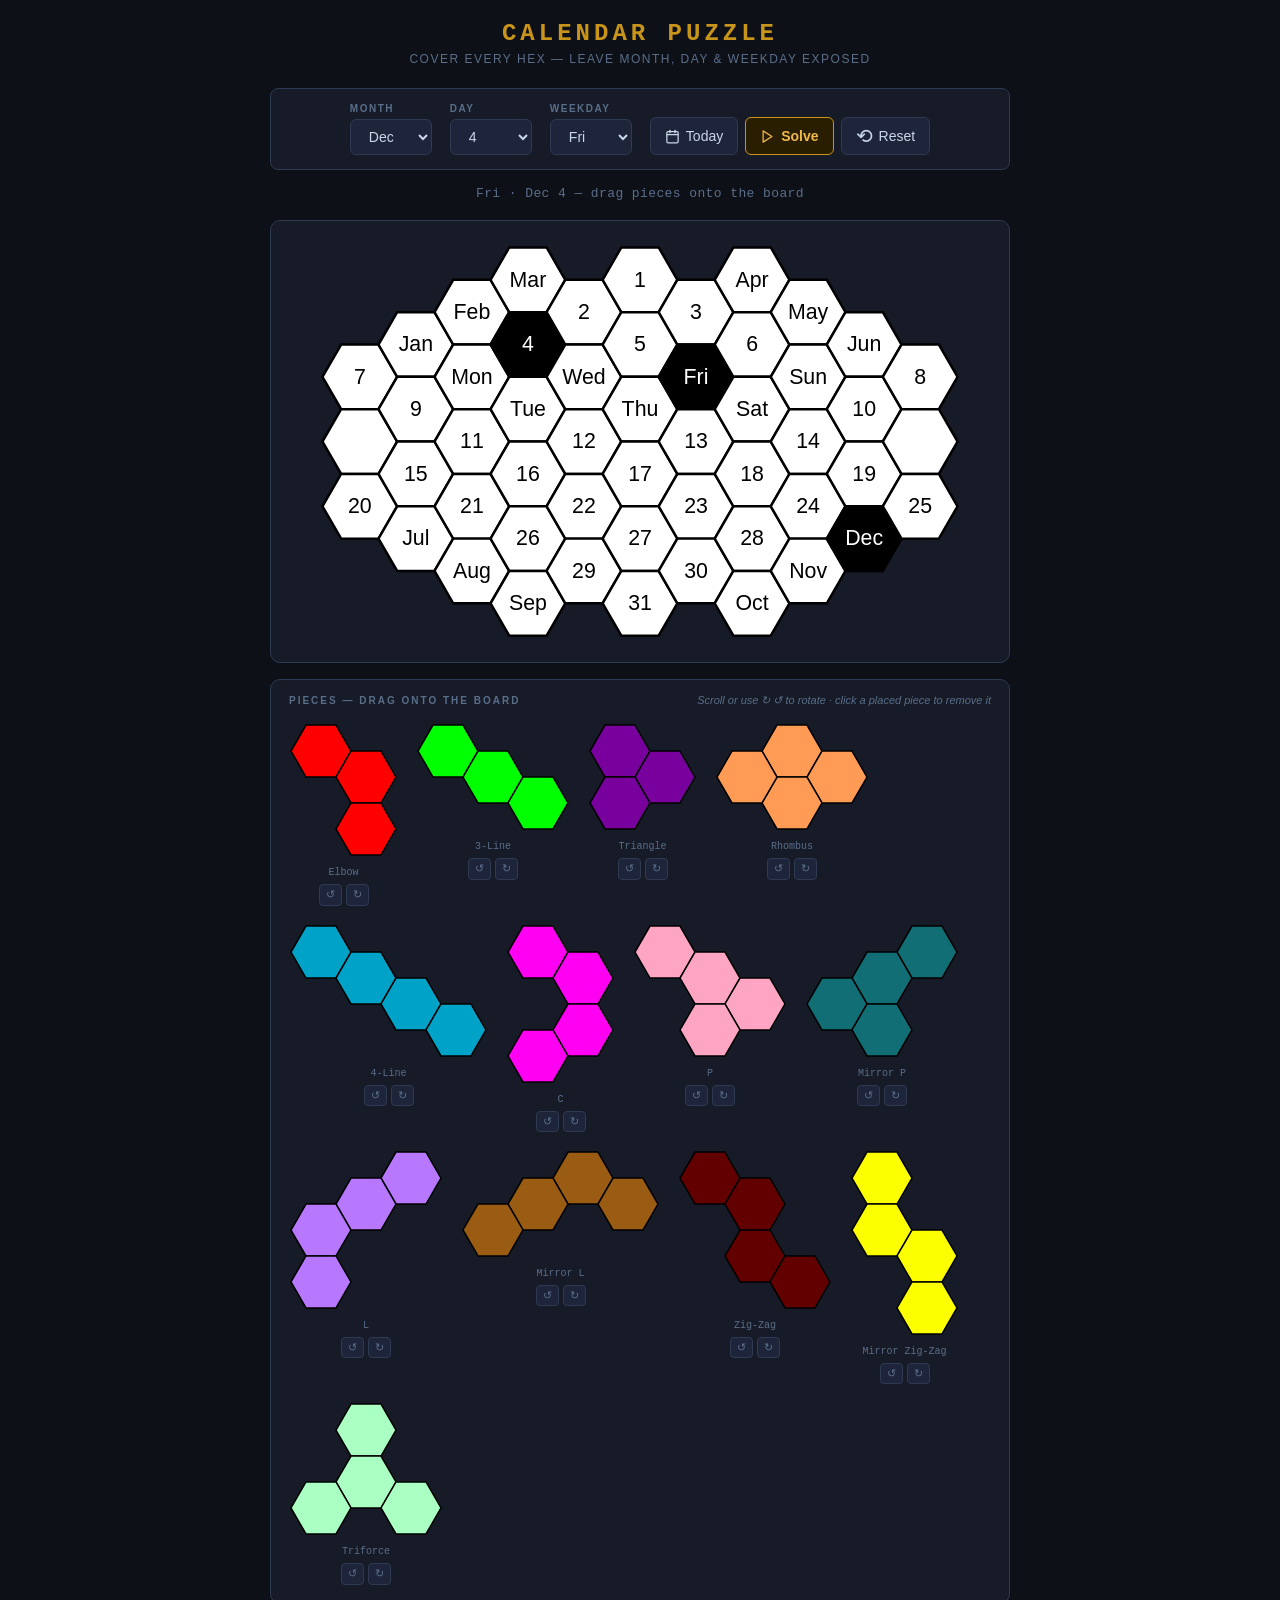
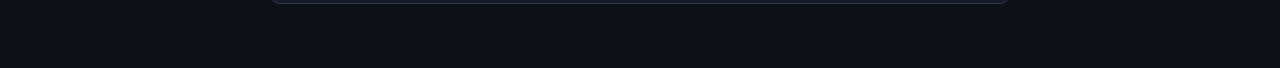
<file: index_manual.html>
<!DOCTYPE html>
<html lang="en">
<head>
  <meta charset="UTF-8" />
  <meta name="viewport" content="width=device-width, initial-scale=1.0" />
  <title>Hex Calendar Puzzle</title>
  <style>
    *, *::before, *::after { box-sizing: border-box; margin: 0; padding: 0; }

    :root {
      --bg:         #0d1117;
      --surface:    #161b27;
      --surface2:   #1e253a;
      --border:     #2e3a52;
      --border-hi:  #4a5e80;
      --text:       #c9d6e8;
      --text-muted: #5a6e8a;
      --accent:     #c8941a;
      --accent-hi:  #f0b84a;
      --danger:     #e05555;
      --success:    #4caf50;
      --radius:     8px;
      --mono:       'Courier New', Courier, monospace;
      --ui:         -apple-system, BlinkMacSystemFont, 'Segoe UI', sans-serif;
    }

    body {
      font-family: var(--ui);
      background: var(--bg);
      color: var(--text);
      min-height: 100vh;
      display: flex;
      flex-direction: column;
      align-items: center;
      padding: 20px 16px 48px;
    }

    header { text-align: center; margin-bottom: 22px; }

    h1 {
      font-family: var(--mono);
      font-size: clamp(16px, 4vw, 24px);
      font-weight: 700;
      letter-spacing: 4px;
      text-transform: uppercase;
      color: var(--accent);
      margin-bottom: 5px;
    }

    .tagline {
      font-size: 12px;
      color: var(--text-muted);
      letter-spacing: 1.5px;
      text-transform: uppercase;
    }

    .controls {
      background: var(--surface);
      border: 1px solid var(--border);
      border-radius: var(--radius);
      padding: 14px 18px;
      display: flex;
      flex-wrap: wrap;
      gap: 10px 18px;
      align-items: flex-end;
      justify-content: center;
      margin-bottom: 16px;
      width: 100%;
      max-width: 740px;
    }

    .cg { display: flex; flex-direction: column; gap: 5px; }

    label {
      font-size: 10px;
      font-weight: 600;
      letter-spacing: 1.5px;
      text-transform: uppercase;
      color: var(--text-muted);
    }

    select {
      background: var(--surface2);
      border: 1px solid var(--border);
      border-radius: 6px;
      color: var(--text);
      font-size: 14px;
      font-family: var(--ui);
      padding: 8px 14px;
      cursor: pointer;
      outline: none;
      min-width: 82px;
      transition: border-color 0.15s;
      appearance: auto;
    }
    select:hover, select:focus { border-color: var(--border-hi); }

    .btn {
      display: inline-flex;
      align-items: center;
      justify-content: center;
      gap: 6px;
      background: var(--surface2);
      border: 1px solid var(--border);
      border-radius: 6px;
      color: var(--text);
      font-family: var(--ui);
      font-size: 14px;
      height: 38px;
      padding: 8px 14px;
      cursor: pointer;
      transition: background 0.15s, border-color 0.15s, transform 0.1s;
      white-space: nowrap;
    }
    .btn:hover { background: #252f47; border-color: var(--border-hi); }
    .btn:active { transform: scale(0.97); }
    .btn:disabled { opacity: 0.4; cursor: not-allowed; transform: none; }

    .btn.primary {
      background: #2a1e00;
      border-color: var(--accent);
      color: var(--accent-hi);
      font-weight: 600;
    }
    .btn.primary:hover { background: #3a2800; }

    .btn svg {
      width: 15px; height: 15px;
      stroke: currentColor; fill: none;
      stroke-width: 2; stroke-linecap: round; stroke-linejoin: round;
      flex-shrink: 0;
    }

    .btn-symbol {
        font-size: 20px;
    }

    @keyframes spin { to { transform: rotate(360deg); } }
    .spinner {
      display: none;
      width: 15px; height: 15px;
      border: 2px solid transparent;
      border-top-color: var(--accent-hi);
      border-radius: 50%;
      animation: spin 0.65s linear infinite;
    }

    #output {
      font-size: 13px;
      font-family: var(--mono);
      color: var(--text-muted);
      text-align: center;
      min-height: 20px;
      margin-bottom: 14px;
      letter-spacing: 0.4px;
      transition: color 0.2s;
    }
    #output.solved  { color: var(--success); font-weight: 700; }
    #output.error   { color: var(--danger); }
    #output.loading { color: var(--accent-hi); }

    /* Board */
    .board-wrap {
      background: var(--surface);
      border: 1px solid var(--border);
      border-radius: 10px;
      padding: 14px;
      width: 100%;
      max-width: 740px;
      display: flex;
      justify-content: center;
      overflow: visible;
      position: relative;
    }

    #board {
      display: block;
      width: 100%;
      height: auto;
      max-width: 660px;
    }

    /* ── Piece Tray ────────────────────────────────────────────── */
    .tray-wrap {
      width: 100%;
      max-width: 740px;
      margin-top: 16px;
      background: var(--surface);
      border: 1px solid var(--border);
      border-radius: 10px;
      padding: 14px 18px 18px;
    }

    .tray-header {
      display: flex;
      align-items: center;
      justify-content: space-between;
      margin-bottom: 12px;
      flex-wrap: wrap;
      gap: 8px;
    }

    .tray-title {
      font-size: 10px;
      font-weight: 600;
      letter-spacing: 2px;
      text-transform: uppercase;
      color: var(--text-muted);
    }

    .tray-hint {
      font-size: 11px;
      color: var(--text-muted);
      font-style: italic;
    }

    .tray-pieces {
      display: flex;
      flex-wrap: wrap;
      gap: 14px 18px;
      align-items: flex-start;
    }

    /* Each piece card in the tray */
    .piece-card {
      display: flex;
      flex-direction: column;
      align-items: center;
      gap: 6px;
      cursor: grab;
      user-select: none;
      touch-action: none;
      opacity: 1;
      transition: opacity 0.2s, transform 0.15s;
    }
    .piece-card:hover { transform: scale(1.06); }
    .piece-card:active { cursor: grabbing; }
    .piece-card.placed { opacity: 0.28; pointer-events: none; }
    .piece-card.selected {
      outline: 2px solid var(--accent-hi);
      outline-offset: 4px;
      border-radius: 6px;
    }

    .piece-label {
      font-size: 10px;
      color: var(--text-muted);
      font-family: var(--mono);
      text-align: center;
      pointer-events: none;
    }

    /* Rotation buttons per piece */
    .piece-rot-btns {
      display: flex;
      gap: 4px;
      align-items: center;
    }

    .rot-btn {
      background: var(--surface2);
      border: 1px solid var(--border);
      border-radius: 4px;
      color: var(--text-muted);
      font-size: 11px;
      padding: 2px 6px;
      cursor: pointer;
      line-height: 1.4;
      transition: background 0.12s, color 0.12s;
    }
    .rot-btn:hover { background: #252f47; color: var(--text); }

    /* Ghost dragged piece */
    #drag-ghost {
      position: fixed;
      pointer-events: none;
      z-index: 9999;
      opacity: 0.85;
      display: none;
    }

    /* Drop highlight overlay on board */
    .drop-valid   { filter: drop-shadow(0 0 6px rgba(76,175,80,0.9)); }
    .drop-invalid { filter: drop-shadow(0 0 6px rgba(224,85,85,0.9)); }

    /* Legend */
    .legend {
      margin-top: 16px;
      display: flex;
      flex-wrap: wrap;
      gap: 6px 12px;
      justify-content: center;
      max-width: 740px;
    }

    .li {
      display: flex;
      align-items: center;
      gap: 5px;
      font-size: 11px;
      color: var(--text-muted);
    }

    .sw {
      width: 13px; height: 13px;
      border-radius: 3px;
      border: 1px solid rgba(255,255,255,0.1);
      flex-shrink: 0;
    }

    @media (max-width: 480px) {
      .controls { padding: 10px 12px; gap: 8px 12px; }
      select { font-size: 13px; padding: 6px 8px; min-width: 72px; }
      .btn { font-size: 12px; padding: 7px 10px; }
      .tray-pieces { gap: 10px 12px; }
    }
  </style>
</head>
<body>

<header>
  <h1>Calendar Puzzle</h1>
  <p class="tagline">Cover every hex — leave month, day &amp; weekday exposed</p>
</header>

<div class="controls">
  <div class="cg">
    <label for="selMonth">Month</label>
    <select id="selMonth">
      <option>Jan</option><option>Feb</option><option>Mar</option>
      <option>Apr</option><option>May</option><option>Jun</option>
      <option>Jul</option><option>Aug</option><option>Sep</option>
      <option>Oct</option><option>Nov</option><option>Dec</option>
    </select>
  </div>
  <div class="cg">
    <label for="selDay">Day</label>
    <select id="selDay"></select>
  </div>
  <div class="cg">
    <label for="selWeekday">Weekday</label>
    <select id="selWeekday">
      <option>Sun</option><option>Mon</option><option>Tue</option>
      <option>Wed</option><option>Thu</option><option>Fri</option><option>Sat</option>
    </select>
  </div>
  <div class="cg" style="flex-direction:row;gap:7px;align-items:flex-end;">
    <button class="btn" id="todayBtn">
      <svg viewBox="0 0 24 24"><rect x="3" y="4" width="18" height="18" rx="2"/><line x1="3" y1="9" x2="21" y2="9"/><line x1="8" y1="2" x2="8" y2="6"/><line x1="16" y1="2" x2="16" y2="6"/></svg>
      Today
    </button>
    <button class="btn primary" id="solveButton">
      <span class="spinner" id="spinner"></span>
      <svg id="solveIcon" viewBox="0 0 24 24"><polygon points="5 3 19 12 5 21 5 3"/></svg>
      Solve
    </button>
    <button class="btn" id="resetBtn">
      <span class="btn-symbol">⟲</span>Reset
    </button>
  </div>
</div>

<div id="output">Choose a date above, then drag pieces or hit Solve</div>

<div class="board-wrap">
  <svg id="board" xmlns="http://www.w3.org/2000/svg"></svg>
</div>

<!-- Piece tray -->
<div class="tray-wrap" id="trayWrap">
  <div class="tray-header">
    <span class="tray-title">Pieces — drag onto the board</span>
    <span class="tray-hint">Scroll or use ↻ ↺ to rotate · click a placed piece to remove it</span>
  </div>
  <div class="tray-pieces" id="trayPieces"></div>
</div>

<div class="legend" id="legend"></div>

<!-- Ghost element for drag -->
<svg id="drag-ghost" xmlns="http://www.w3.org/2000/svg"></svg>

<script src="solver.js"></script>
<script src="app.js"></script>
</body>
</html>
</file>
